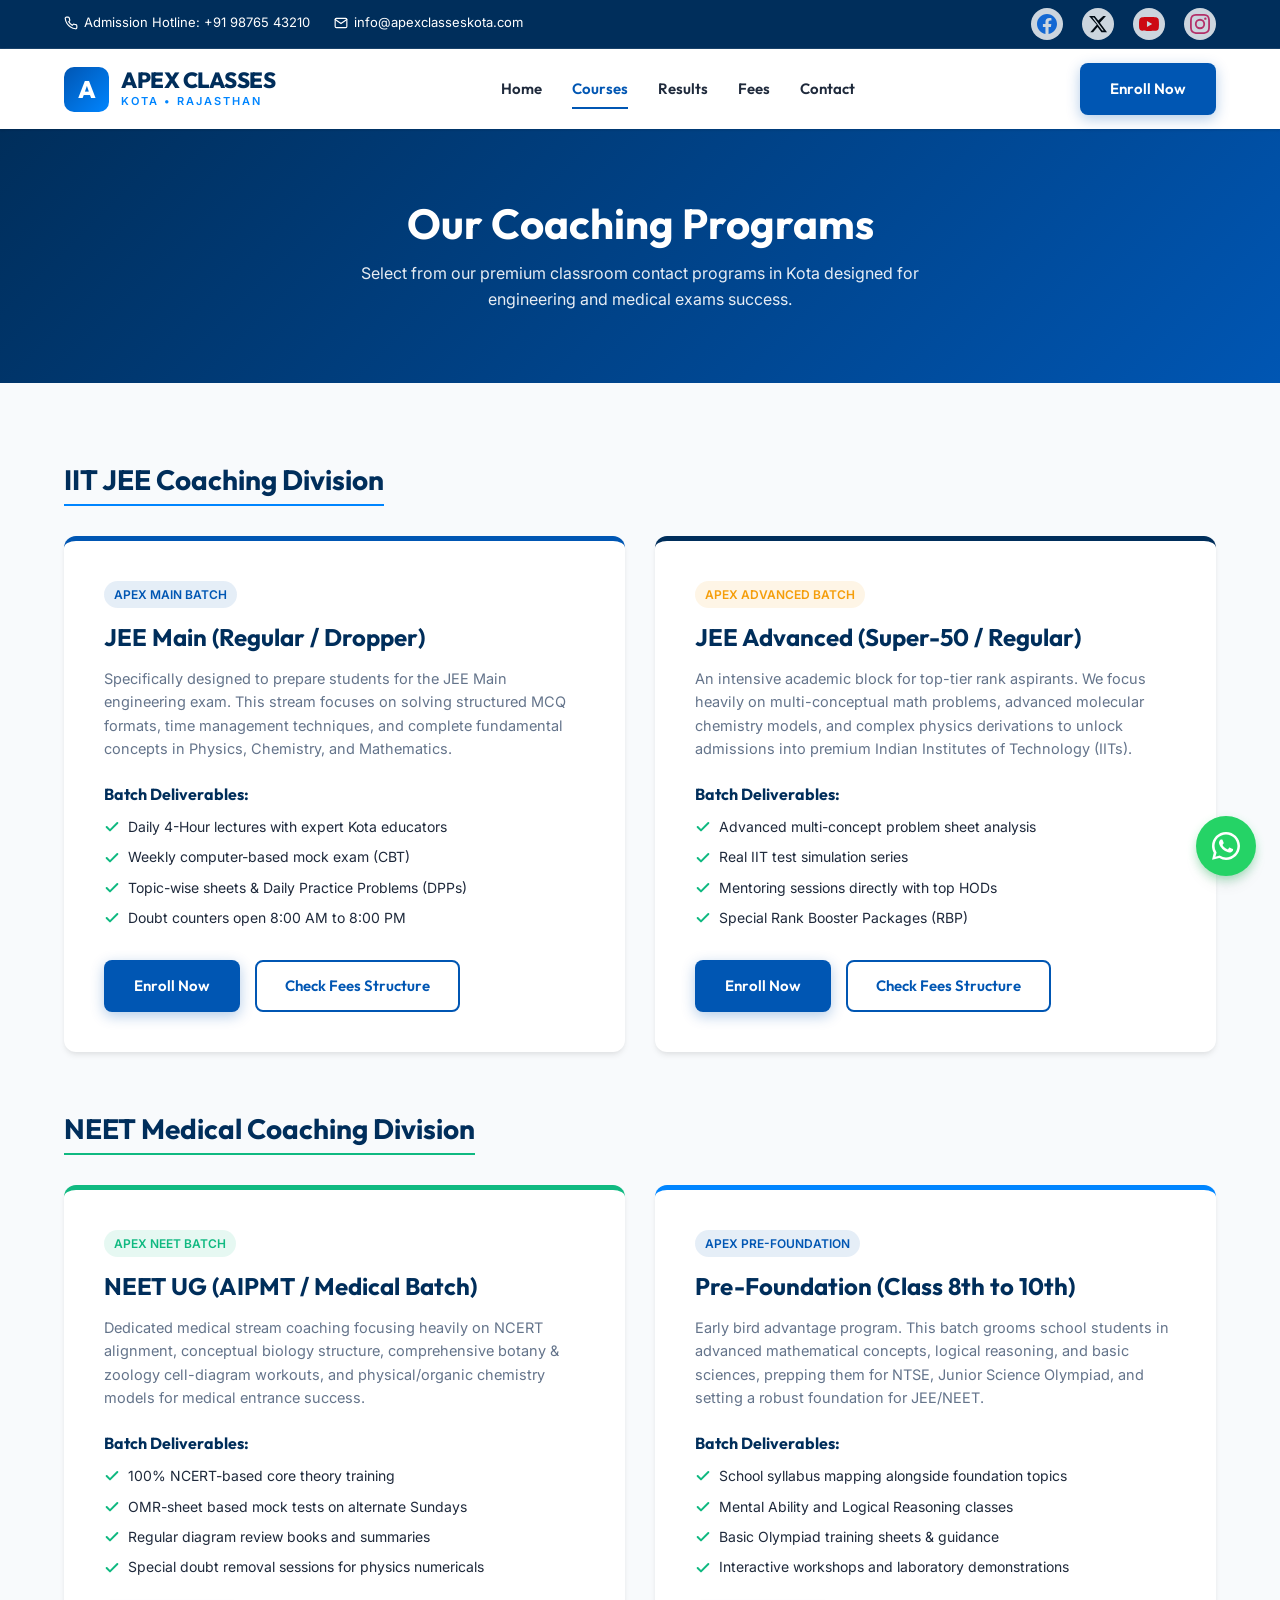
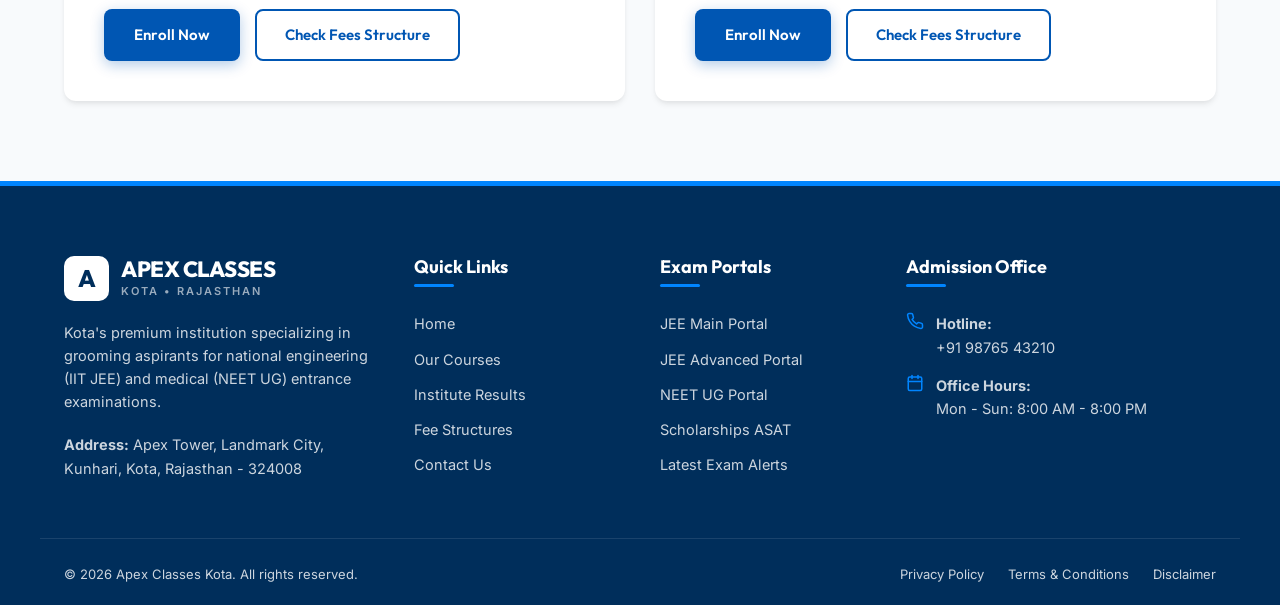
<file: courses.html>
<!DOCTYPE html>
<html lang="en">
<head>
  <meta charset="UTF-8">
  <meta name="viewport" content="width=device-width, initial-scale=1.0">
  <title>Our Courses - Apex Classes Kota</title>
  <meta name="description" content="Explore Apex Classes Kota's structured academic programs: JEE Main, JEE Advanced, NEET UG, and Pre-Foundation batches. Detail syllabus schedules, target classrooms, and enrollment guides.">
  <link rel="stylesheet" href="css/style.css">
</head>
<body>

  <!-- ==========================================
       TOP BAR
       ========================================== */ -->
  <div class="top-bar">
    <div class="container">
      <div class="top-info">
        <span>
          <svg width="14" height="14" viewBox="0 0 24 24" fill="none" stroke="currentColor" stroke-width="2" stroke-linecap="round" stroke-linejoin="round"><path d="M22 16.92v3a2 2 0 0 1-2.18 2 19.79 19.79 0 0 1-8.63-3.07 19.5 19.5 0 0 1-6-6 19.79 19.79 0 0 1-3.07-8.67A2 2 0 0 1 4.11 2h3a2 2 0 0 1 2 1.72 12.84 12.84 0 0 0 .7 2.81 2 2 0 0 1-.45 2.11L8.09 9.91a16 16 0 0 0 6 6l1.27-1.27a2 2 0 0 1 2.11-.45 12.84 12.84 0 0 0 2.81.7A2 2 0 0 1 22 16.92z"/></svg>
          Admission Hotline: +91 98765 43210
        </span>
        <span>
          <svg width="14" height="14" viewBox="0 0 24 24" fill="none" stroke="currentColor" stroke-width="2" stroke-linecap="round" stroke-linejoin="round"><path d="M4 4h16c1.1 0 2 .9 2 2v12c0 1.1-.9 2-2 2H4c-1.1 0-2-.9-2-2V6c0-1.1.9-2 2-2z"/><polyline points="22,6 12,13 2,6"/></svg>
          info@apexclasseskota.com
        </span>
      </div>
      <div class="top-socials">
        <a href="#" class="social-icon">
          <svg viewBox="0 0 24 24" width="20" height="20" fill="#1877F2">
            <path d="M24 12.073c0-6.627-5.373-12-12-12s-12 5.373-12 12c0 5.99 4.388 10.954 10.125 11.854v-8.385H7.078v-3.47h3.047V9.43c0-3.007 1.792-4.669 4.533-4.669 1.312 0 2.686.235 2.686.235v2.953H15.83c-1.491 0-1.956.925-1.956 1.874v2.25h3.328l-.532 3.47h-2.796v8.385C19.612 23.027 24 18.062 24 12.073z"/>
          </svg>
        </a>
        <a href="#" class="social-icon">
          <svg viewBox="0 0 24 24" width="20" height="20" fill="#000000">
            <path d="M18.244 2.25h3.308l-7.227 8.26 8.502 11.24H16.17l-4.714-6.231-5.401 6.231H2.744l7.737-8.835L1.254 2.25H8.08l4.253 5.622zm-1.161 17.52h1.833L7.084 4.126H5.117z"/>
          </svg>
        </a>
        <a href="#" class="social-icon">
          <svg viewBox="0 0 24 24" width="20" height="20" fill="#FF0000">
            <path d="M23.498 6.186a3.016 3.016 0 00-2.122-2.136C19.505 3.545 12 3.545 12 3.545s-7.505 0-9.377.505A3.017 3.017 0 00.502 6.186C0 8.07 0 12 0 12s0 3.93.502 5.814a3.016 3.016 0 002.122 2.136c1.871.505 9.376.505 9.376.505s7.505 0 9.377-.505a3.015 3.015 0 002.122-2.136C24 15.93 24 12 24 12s0-3.93-.502-5.814z M9.545 15.568V8.432L15.818 12l-6.273 3.568z"/>
          </svg>
        </a>
        <a href="#" class="social-icon">
          <svg viewBox="0 0 24 24" width="20" height="20" fill="#E1306C">
            <path d="M12 2.163c3.204 0 3.584.012 4.85.07 3.252.148 4.771 1.691 4.919 4.919.058 1.265.069 1.645.069 4.849 0 3.205-.012 3.584-.069 4.849-.149 3.225-1.664 4.771-4.919 4.919-1.266.058-1.644.07-4.85.07-3.204 0-3.584-.012-4.849-.07-3.26-.149-4.771-1.699-4.919-4.92-.058-1.265-.07-1.644-.07-4.849 0-3.204.013-3.583.07-4.849.149-3.227 1.664-4.771 4.919-4.919 1.266-.057 1.645-.069 4.849-.069zM12 0C8.741 0 8.333.014 7.053.072 2.695.272.273 2.69.073 7.052.014 8.333 0 8.741 0 12c0 3.259.014 3.668.072 4.948.2 4.358 2.618 6.78 6.98 6.98C8.333 23.986 8.741 24 12 24c3.259 0 3.668-.014 4.948-.072 4.354-.2 6.782-2.618 6.979-6.98.059-1.28.073-1.689.073-4.948 0-3.259-.014-3.667-.072-4.947-.196-4.354-2.617-6.78-6.979-6.98C15.668.014 15.259 0 12 0zm0 5.838a6.162 6.162 0 100 12.324 6.162 6.162 0 000-12.324zM12 16a4 4 0 110-8 4 4 0 010 8zm6.406-11.845a1.44 1.44 0 100 2.881 1.44 1.44 0 000-2.881z"/>
          </svg>
        </a>
      </div>
    </div>
  </div>

  <!-- ==========================================
       MAIN HEADER / NAV
       ========================================== */ -->
  <header class="main-header">
    <div class="container header-container">
      <a href="index.html" class="logo-link">
        <div class="logo-icon">A</div>
        <div class="logo-text">
          <h2>APEX CLASSES</h2>
          <span>KOTA • RAJASTHAN</span>
        </div>
      </a>

      <button class="mobile-toggle" aria-label="Toggle Menu">
        <span></span>
        <span></span>
        <span></span>
      </button>

      <nav class="nav-menu">
        <a href="index.html" class="nav-link">Home</a>
        <a href="courses.html" class="nav-link">Courses</a>
        <a href="results.html" class="nav-link">Results</a>
        <a href="fees.html" class="nav-link">Fees</a>
        <a href="contact.html" class="nav-link">Contact</a>
      </nav>

      <div class="header-cta">
        <a href="contact.html" class="btn btn-primary">Enroll Now</a>
      </div>
    </div>
  </header>

  <!-- ==========================================
       HERO BANNER
       ========================================== */ -->
  <section class="page-hero-section">
    <div class="container">
      <h1>Our Coaching Programs</h1>
      <p>Select from our premium classroom contact programs in Kota designed for engineering and medical exams success.</p>
    </div>
  </section>

  <!-- ==========================================
       COURSES DETAILED GRID
       ========================================== */ -->
  <section class="section-padding" style="background-color: var(--bg-light);">
    <div class="container">
      <!-- JEE Section -->
      <h2 style="font-size: 28px; margin-bottom: 30px; border-bottom: 2px solid var(--accent-blue); padding-bottom: 8px; display: inline-block;">IIT JEE Coaching Division</h2>
      <div class="grid-2" style="margin-bottom: 60px;">
        <!-- JEE Main Batch Details -->
        <div style="background-color: var(--bg-white); border-radius: 12px; padding: 40px; box-shadow: var(--shadow-md); border-top: 5px solid var(--primary-blue);">
          <span class="badge badge-blue" style="margin-bottom: 15px;">Apex Main Batch</span>
          <h3 style="font-size: 24px; margin-bottom: 15px; color: var(--primary-navy);">JEE Main (Regular / Dropper)</h3>
          <p style="color: var(--text-muted); margin-bottom: 25px; font-size: 14.5px;">Specifically designed to prepare students for the JEE Main engineering exam. This stream focuses on solving structured MCQ formats, time management techniques, and complete fundamental concepts in Physics, Chemistry, and Mathematics.</p>
          
          <h4 style="font-size: 16px; margin-bottom: 12px; color: var(--primary-navy);">Batch Deliverables:</h4>
          <ul style="margin-bottom: 30px;">
            <li style="display: flex; align-items: center; gap: 8px; margin-bottom: 8px; font-size: 14px; color: var(--text-dark);">
              <svg width="16" height="16" viewBox="0 0 24 24" fill="none" stroke="var(--success)" stroke-width="3" stroke-linecap="round" stroke-linejoin="round"><polyline points="20 6 9 17 4 12"/></svg>
              Daily 4-Hour lectures with expert Kota educators
            </li>
            <li style="display: flex; align-items: center; gap: 8px; margin-bottom: 8px; font-size: 14px; color: var(--text-dark);">
              <svg width="16" height="16" viewBox="0 0 24 24" fill="none" stroke="var(--success)" stroke-width="3" stroke-linecap="round" stroke-linejoin="round"><polyline points="20 6 9 17 4 12"/></svg>
              Weekly computer-based mock exam (CBT)
            </li>
            <li style="display: flex; align-items: center; gap: 8px; margin-bottom: 8px; font-size: 14px; color: var(--text-dark);">
              <svg width="16" height="16" viewBox="0 0 24 24" fill="none" stroke="var(--success)" stroke-width="3" stroke-linecap="round" stroke-linejoin="round"><polyline points="20 6 9 17 4 12"/></svg>
              Topic-wise sheets & Daily Practice Problems (DPPs)
            </li>
            <li style="display: flex; align-items: center; gap: 8px; margin-bottom: 8px; font-size: 14px; color: var(--text-dark);">
              <svg width="16" height="16" viewBox="0 0 24 24" fill="none" stroke="var(--success)" stroke-width="3" stroke-linecap="round" stroke-linejoin="round"><polyline points="20 6 9 17 4 12"/></svg>
              Doubt counters open 8:00 AM to 8:00 PM
            </li>
          </ul>
          <div style="display: flex; gap: 15px; flex-wrap: wrap;">
            <a href="contact.html?course=jee-main" class="btn btn-primary">Enroll Now</a>
            <a href="fees.html" class="btn btn-secondary">Check Fees Structure</a>
          </div>
        </div>

        <!-- JEE Advanced Batch Details -->
        <div style="background-color: var(--bg-white); border-radius: 12px; padding: 40px; box-shadow: var(--shadow-md); border-top: 5px solid var(--primary-navy);">
          <span class="badge badge-warning" style="margin-bottom: 15px;">Apex Advanced Batch</span>
          <h3 style="font-size: 24px; margin-bottom: 15px; color: var(--primary-navy);">JEE Advanced (Super-50 / Regular)</h3>
          <p style="color: var(--text-muted); margin-bottom: 25px; font-size: 14.5px;">An intensive academic block for top-tier rank aspirants. We focus heavily on multi-conceptual math problems, advanced molecular chemistry models, and complex physics derivations to unlock admissions into premium Indian Institutes of Technology (IITs).</p>
          
          <h4 style="font-size: 16px; margin-bottom: 12px; color: var(--primary-navy);">Batch Deliverables:</h4>
          <ul style="margin-bottom: 30px;">
            <li style="display: flex; align-items: center; gap: 8px; margin-bottom: 8px; font-size: 14px; color: var(--text-dark);">
              <svg width="16" height="16" viewBox="0 0 24 24" fill="none" stroke="var(--success)" stroke-width="3" stroke-linecap="round" stroke-linejoin="round"><polyline points="20 6 9 17 4 12"/></svg>
              Advanced multi-concept problem sheet analysis
            </li>
            <li style="display: flex; align-items: center; gap: 8px; margin-bottom: 8px; font-size: 14px; color: var(--text-dark);">
              <svg width="16" height="16" viewBox="0 0 24 24" fill="none" stroke="var(--success)" stroke-width="3" stroke-linecap="round" stroke-linejoin="round"><polyline points="20 6 9 17 4 12"/></svg>
              Real IIT test simulation series
            </li>
            <li style="display: flex; align-items: center; gap: 8px; margin-bottom: 8px; font-size: 14px; color: var(--text-dark);">
              <svg width="16" height="16" viewBox="0 0 24 24" fill="none" stroke="var(--success)" stroke-width="3" stroke-linecap="round" stroke-linejoin="round"><polyline points="20 6 9 17 4 12"/></svg>
              Mentoring sessions directly with top HODs
            </li>
            <li style="display: flex; align-items: center; gap: 8px; margin-bottom: 8px; font-size: 14px; color: var(--text-dark);">
              <svg width="16" height="16" viewBox="0 0 24 24" fill="none" stroke="var(--success)" stroke-width="3" stroke-linecap="round" stroke-linejoin="round"><polyline points="20 6 9 17 4 12"/></svg>
              Special Rank Booster Packages (RBP)
            </li>
          </ul>
          <div style="display: flex; gap: 15px; flex-wrap: wrap;">
            <a href="contact.html?course=jee-advanced" class="btn btn-primary">Enroll Now</a>
            <a href="fees.html" class="btn btn-secondary">Check Fees Structure</a>
          </div>
        </div>
      </div>

      <!-- NEET Section -->
      <h2 style="font-size: 28px; margin-bottom: 30px; border-bottom: 2px solid var(--success); padding-bottom: 8px; display: inline-block;">NEET Medical Coaching Division</h2>
      <div class="grid-2">
        <!-- NEET UG Details -->
        <div style="background-color: var(--bg-white); border-radius: 12px; padding: 40px; box-shadow: var(--shadow-md); border-top: 5px solid var(--success);">
          <span class="badge badge-success" style="margin-bottom: 15px;">Apex NEET Batch</span>
          <h3 style="font-size: 24px; margin-bottom: 15px; color: var(--primary-navy);">NEET UG (AIPMT / Medical Batch)</h3>
          <p style="color: var(--text-muted); margin-bottom: 25px; font-size: 14.5px;">Dedicated medical stream coaching focusing heavily on NCERT alignment, conceptual biology structure, comprehensive botany & zoology cell-diagram workouts, and physical/organic chemistry models for medical entrance success.</p>
          
          <h4 style="font-size: 16px; margin-bottom: 12px; color: var(--primary-navy);">Batch Deliverables:</h4>
          <ul style="margin-bottom: 30px;">
            <li style="display: flex; align-items: center; gap: 8px; margin-bottom: 8px; font-size: 14px; color: var(--text-dark);">
              <svg width="16" height="16" viewBox="0 0 24 24" fill="none" stroke="var(--success)" stroke-width="3" stroke-linecap="round" stroke-linejoin="round"><polyline points="20 6 9 17 4 12"/></svg>
              100% NCERT-based core theory training
            </li>
            <li style="display: flex; align-items: center; gap: 8px; margin-bottom: 8px; font-size: 14px; color: var(--text-dark);">
              <svg width="16" height="16" viewBox="0 0 24 24" fill="none" stroke="var(--success)" stroke-width="3" stroke-linecap="round" stroke-linejoin="round"><polyline points="20 6 9 17 4 12"/></svg>
              OMR-sheet based mock tests on alternate Sundays
            </li>
            <li style="display: flex; align-items: center; gap: 8px; margin-bottom: 8px; font-size: 14px; color: var(--text-dark);">
              <svg width="16" height="16" viewBox="0 0 24 24" fill="none" stroke="var(--success)" stroke-width="3" stroke-linecap="round" stroke-linejoin="round"><polyline points="20 6 9 17 4 12"/></svg>
              Regular diagram review books and summaries
            </li>
            <li style="display: flex; align-items: center; gap: 8px; margin-bottom: 8px; font-size: 14px; color: var(--text-dark);">
              <svg width="16" height="16" viewBox="0 0 24 24" fill="none" stroke="var(--success)" stroke-width="3" stroke-linecap="round" stroke-linejoin="round"><polyline points="20 6 9 17 4 12"/></svg>
              Special doubt removal sessions for physics numericals
            </li>
          </ul>
          <div style="display: flex; gap: 15px; flex-wrap: wrap;">
            <a href="contact.html?course=neet-ug" class="btn btn-primary">Enroll Now</a>
            <a href="fees.html" class="btn btn-secondary">Check Fees Structure</a>
          </div>
        </div>

        <!-- Foundation Details -->
        <div style="background-color: var(--bg-white); border-radius: 12px; padding: 40px; box-shadow: var(--shadow-md); border-top: 5px solid var(--accent-blue);">
          <span class="badge badge-blue" style="margin-bottom: 15px;">Apex Pre-Foundation</span>
          <h3 style="font-size: 24px; margin-bottom: 15px; color: var(--primary-navy);">Pre-Foundation (Class 8th to 10th)</h3>
          <p style="color: var(--text-muted); margin-bottom: 25px; font-size: 14.5px;">Early bird advantage program. This batch grooms school students in advanced mathematical concepts, logical reasoning, and basic sciences, prepping them for NTSE, Junior Science Olympiad, and setting a robust foundation for JEE/NEET.</p>
          
          <h4 style="font-size: 16px; margin-bottom: 12px; color: var(--primary-navy);">Batch Deliverables:</h4>
          <ul style="margin-bottom: 30px;">
            <li style="display: flex; align-items: center; gap: 8px; margin-bottom: 8px; font-size: 14px; color: var(--text-dark);">
              <svg width="16" height="16" viewBox="0 0 24 24" fill="none" stroke="var(--success)" stroke-width="3" stroke-linecap="round" stroke-linejoin="round"><polyline points="20 6 9 17 4 12"/></svg>
              School syllabus mapping alongside foundation topics
            </li>
            <li style="display: flex; align-items: center; gap: 8px; margin-bottom: 8px; font-size: 14px; color: var(--text-dark);">
              <svg width="16" height="16" viewBox="0 0 24 24" fill="none" stroke="var(--success)" stroke-width="3" stroke-linecap="round" stroke-linejoin="round"><polyline points="20 6 9 17 4 12"/></svg>
              Mental Ability and Logical Reasoning classes
            </li>
            <li style="display: flex; align-items: center; gap: 8px; margin-bottom: 8px; font-size: 14px; color: var(--text-dark);">
              <svg width="16" height="16" viewBox="0 0 24 24" fill="none" stroke="var(--success)" stroke-width="3" stroke-linecap="round" stroke-linejoin="round"><polyline points="20 6 9 17 4 12"/></svg>
              Basic Olympiad training sheets & guidance
            </li>
            <li style="display: flex; align-items: center; gap: 8px; margin-bottom: 8px; font-size: 14px; color: var(--text-dark);">
              <svg width="16" height="16" viewBox="0 0 24 24" fill="none" stroke="var(--success)" stroke-width="3" stroke-linecap="round" stroke-linejoin="round"><polyline points="20 6 9 17 4 12"/></svg>
              Interactive workshops and laboratory demonstrations
            </li>
          </ul>
          <div style="display: flex; gap: 15px; flex-wrap: wrap;">
            <a href="contact.html?course=foundation" class="btn btn-primary">Enroll Now</a>
            <a href="fees.html" class="btn btn-secondary">Check Fees Structure</a>
          </div>
        </div>
      </div>
    </div>
  </section>

  <!-- ==========================================
       FOOTER
       ========================================== */ -->
  <footer class="footer">
    <div class="container footer-top">
      <div class="footer-col">
        <div class="logo-link footer-logo">
          <div class="logo-icon">A</div>
          <div class="logo-text">
            <h2>APEX CLASSES</h2>
            <span>KOTA • RAJASTHAN</span>
          </div>
        </div>
        <p style="margin-bottom: 20px;">Kota's premium institution specializing in grooming aspirants for national engineering (IIT JEE) and medical (NEET UG) entrance examinations.</p>
        <p><strong>Address:</strong> Apex Tower, Landmark City, Kunhari, Kota, Rajasthan - 324008</p>
      </div>

      <div class="footer-col">
        <h3>Quick Links</h3>
        <ul class="footer-links">
          <li><a href="index.html">Home</a></li>
          <li><a href="courses.html">Our Courses</a></li>
          <li><a href="results.html">Institute Results</a></li>
          <li><a href="fees.html">Fee Structures</a></li>
          <li><a href="contact.html">Contact Us</a></li>
        </ul>
      </div>

      <div class="footer-col">
        <h3>Exam Portals</h3>
        <ul class="footer-links">
          <li><a href="#">JEE Main Portal</a></li>
          <li><a href="#">JEE Advanced Portal</a></li>
          <li><a href="#">NEET UG Portal</a></li>
          <li><a href="#">Scholarships ASAT</a></li>
          <li><a href="#">Latest Exam Alerts</a></li>
        </ul>
      </div>

      <div class="footer-col">
        <h3>Admission Office</h3>
        <div class="footer-contact-item">
          <svg width="18" height="18" viewBox="0 0 24 24" fill="none" stroke="currentColor" stroke-width="2" stroke-linecap="round" stroke-linejoin="round"><path d="M22 16.92v3a2 2 0 0 1-2.18 2 19.79 19.79 0 0 1-8.63-3.07 19.5 19.5 0 0 1-6-6 19.79 19.79 0 0 1-3.07-8.67A2 2 0 0 1 4.11 2h3a2 2 0 0 1 2 1.72 12.84 12.84 0 0 0 .7 2.81 2 2 0 0 1-.45 2.11L8.09 9.91a16 16 0 0 0 6 6l1.27-1.27a2 2 0 0 1 2.11-.45 12.84 12.84 0 0 0 2.81.7A2 2 0 0 1 22 16.92z"/></svg>
          <div>
            <p><strong>Hotline:</strong></p>
            <p>+91 98765 43210</p>
          </div>
        </div>
        <div class="footer-contact-item">
          <svg width="18" height="18" viewBox="0 0 24 24" fill="none" stroke="currentColor" stroke-width="2" stroke-linecap="round" stroke-linejoin="round"><rect x="3" y="4" width="18" height="18" rx="2" ry="2"/><line x1="16" y1="2" x2="16" y2="6"/><line x1="8" y1="2" x2="8" y2="6"/><line x1="3" y1="10" x2="21" y2="10"/></svg>
          <div>
            <p><strong>Office Hours:</strong></p>
            <p>Mon - Sun: 8:00 AM - 8:00 PM</p>
          </div>
        </div>
      </div>
    </div>

    <div class="container footer-bottom">
      <p>&copy; 2026 Apex Classes Kota. All rights reserved.</p>
      <div class="footer-bottom-links">
        <a href="#">Privacy Policy</a>
        <a href="#">Terms & Conditions</a>
        <a href="#">Disclaimer</a>
      </div>
    </div>
  </footer>

  <!-- ==========================================
       WHATSAPP FLOATING BUTTON
       ========================================== */ -->
  <div class="whatsapp-widget">
    <span class="whatsapp-tooltip">Chat with our counselors</span>
    <div class="whatsapp-icon">
      <svg viewBox="0 0 24 24" xmlns="http://www.w3.org/2000/svg" fill="white" width="28" height="28">
        <path d="M17.472 14.382c-.297-.149-1.758-.867-2.03-.967-.273-.099-.471-.148-.67.15-.197.297-.767.966-.94 1.164-.173.199-.347.223-.644.075-.297-.15-1.255-.463-2.39-1.475-.883-.788-1.48-1.761-1.653-2.059-.173-.297-.018-.458.13-.606.134-.133.298-.347.446-.52.149-.174.198-.298.298-.497.099-.198.05-.371-.025-.52-.075-.149-.669-1.612-.916-2.207-.242-.579-.487-.5-.669-.51-.173-.008-.371-.01-.57-.01-.198 0-.52.074-.792.372-.272.297-1.04 1.016-1.04 2.479 0 1.462 1.065 2.875 1.213 3.074.149.198 2.096 3.2 5.077 4.487.709.306 1.262.489 1.694.625.712.227 1.36.195 1.871.118.571-.085 1.758-.719 2.006-1.413.248-.694.248-1.289.173-1.413-.074-.124-.272-.198-.57-.347z"/>
        <path d="M12 0C5.373 0 0 5.373 0 12c0 2.126.556 4.121 1.523 5.855L.057 23.882l6.233-1.637A11.945 11.945 0 0012 24c6.627 0 12-5.373 12-12S18.627 0 12 0zm0 21.818a9.818 9.818 0 01-5.006-1.371l-.36-.214-3.7.971.988-3.607-.234-.373A9.818 9.818 0 012.182 12C2.182 6.57 6.57 2.182 12 2.182S21.818 6.57 21.818 12 17.43 21.818 12 21.818z"/>
      </svg>
    </div>
  </div>

  <script src="js/main.js"></script>
</body>
</html>
</file>
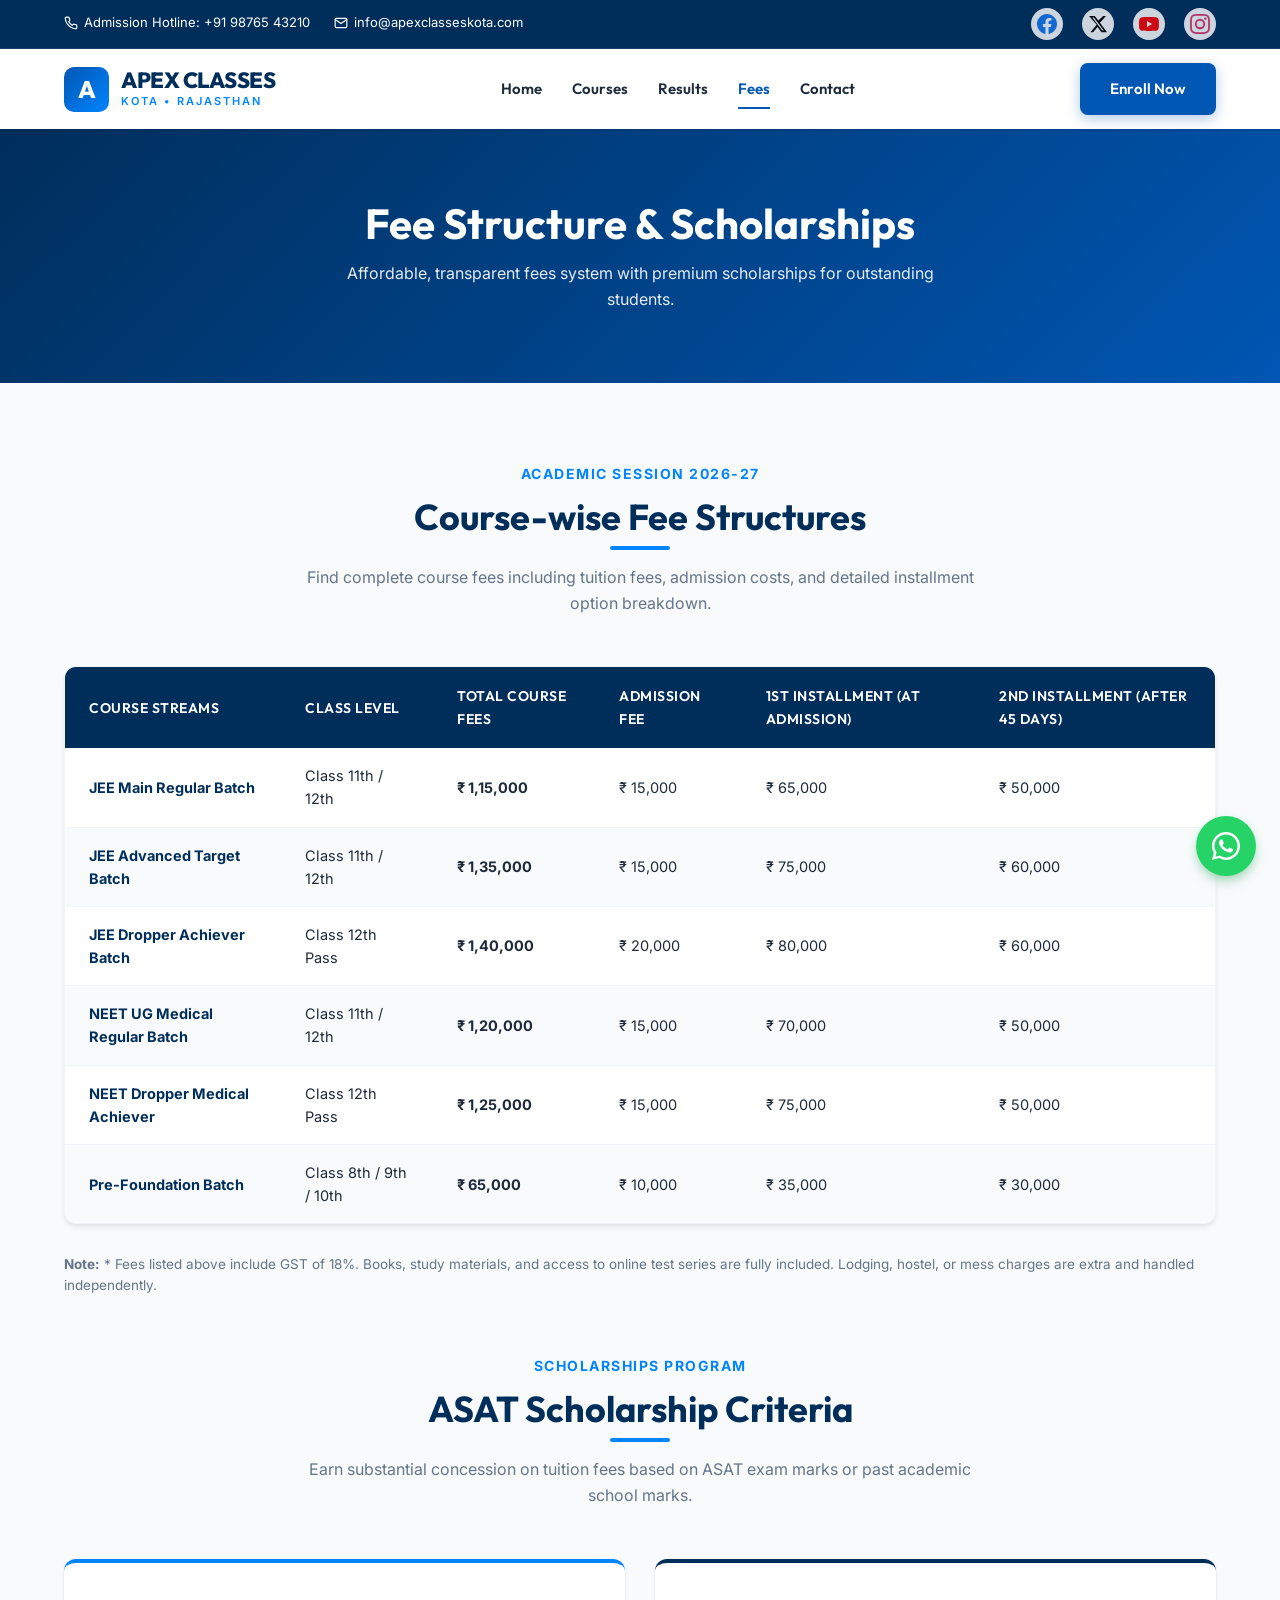
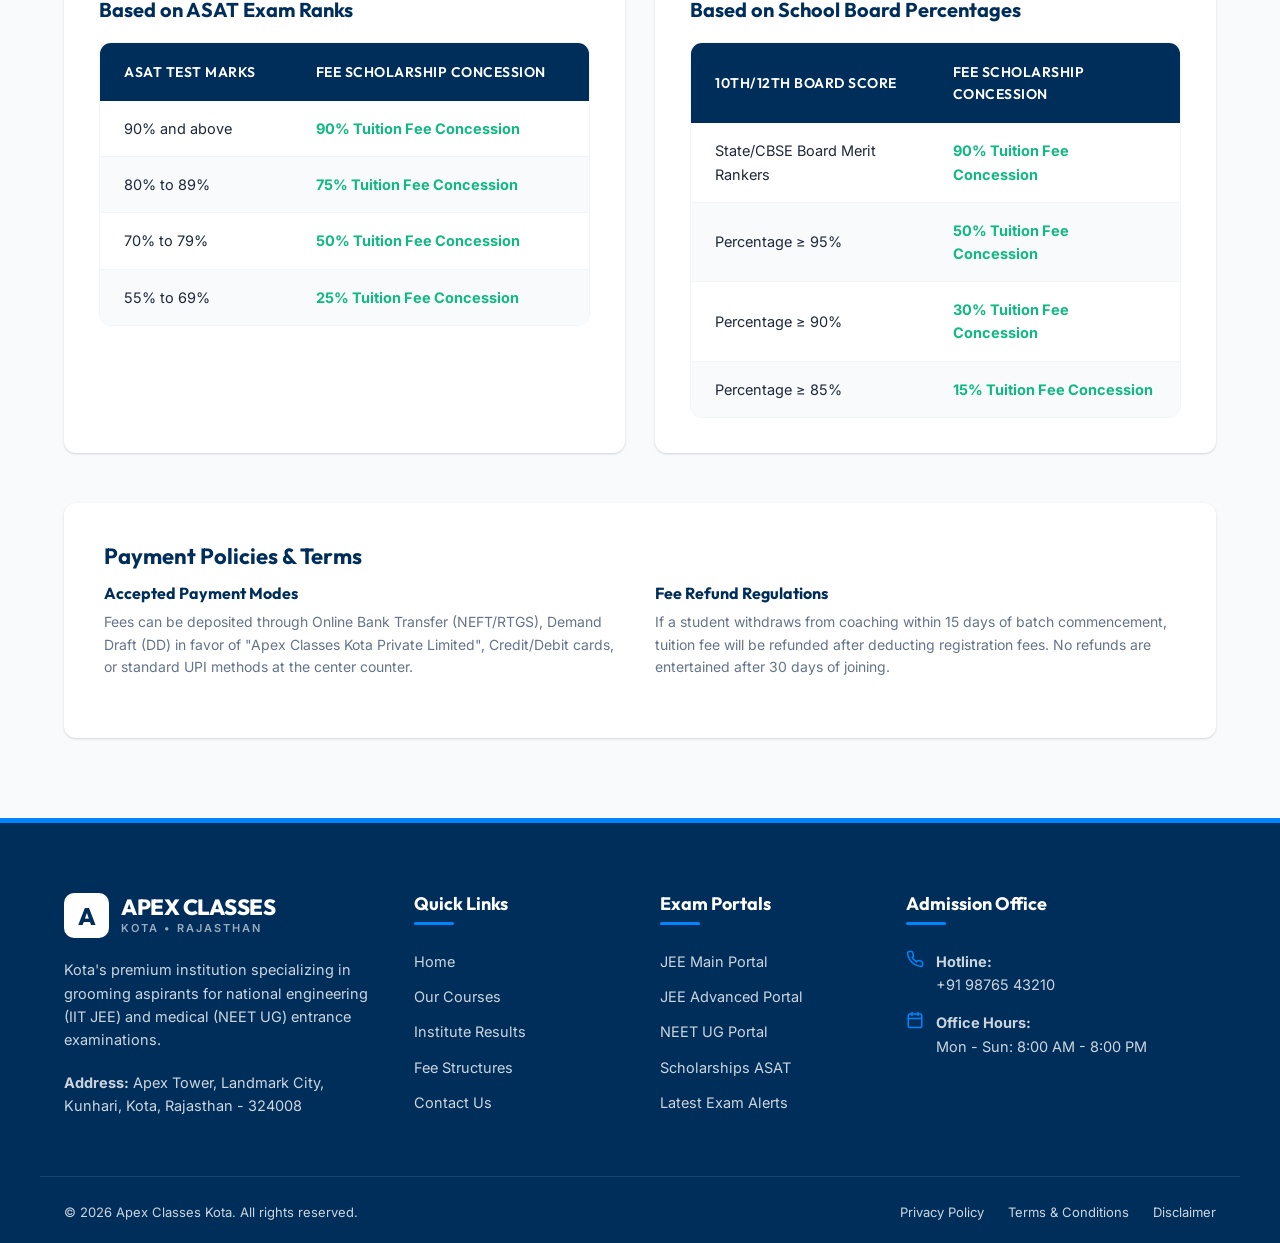
<file: fees.html>
<!DOCTYPE html>
<html lang="en">
<head>
  <meta charset="UTF-8">
  <meta name="viewport" content="width=device-width, initial-scale=1.0">
  <title>Fee Structure & Scholarships - Apex Classes Kota</title>
  <meta name="description" content="View course fee details, installment plans, and scholarship brackets through Apex Scholarship Cum Admission Test (ASAT) for JEE and NEET coaching in Kota.">
  <link rel="stylesheet" href="css/style.css">
</head>
<body>

  <!-- ==========================================
       TOP BAR
       ========================================== */ -->
  <div class="top-bar">
    <div class="container">
      <div class="top-info">
        <span>
          <svg width="14" height="14" viewBox="0 0 24 24" fill="none" stroke="currentColor" stroke-width="2" stroke-linecap="round" stroke-linejoin="round"><path d="M22 16.92v3a2 2 0 0 1-2.18 2 19.79 19.79 0 0 1-8.63-3.07 19.5 19.5 0 0 1-6-6 19.79 19.79 0 0 1-3.07-8.67A2 2 0 0 1 4.11 2h3a2 2 0 0 1 2 1.72 12.84 12.84 0 0 0 .7 2.81 2 2 0 0 1-.45 2.11L8.09 9.91a16 16 0 0 0 6 6l1.27-1.27a2 2 0 0 1 2.11-.45 12.84 12.84 0 0 0 2.81.7A2 2 0 0 1 22 16.92z"/></svg>
          Admission Hotline: +91 98765 43210
        </span>
        <span>
          <svg width="14" height="14" viewBox="0 0 24 24" fill="none" stroke="currentColor" stroke-width="2" stroke-linecap="round" stroke-linejoin="round"><path d="M4 4h16c1.1 0 2 .9 2 2v12c0 1.1-.9 2-2 2H4c-1.1 0-2-.9-2-2V6c0-1.1.9-2 2-2z"/><polyline points="22,6 12,13 2,6"/></svg>
          info@apexclasseskota.com
        </span>
      </div>
      <div class="top-socials">
        <a href="#" class="social-icon">
          <svg viewBox="0 0 24 24" width="20" height="20" fill="#1877F2">
            <path d="M24 12.073c0-6.627-5.373-12-12-12s-12 5.373-12 12c0 5.99 4.388 10.954 10.125 11.854v-8.385H7.078v-3.47h3.047V9.43c0-3.007 1.792-4.669 4.533-4.669 1.312 0 2.686.235 2.686.235v2.953H15.83c-1.491 0-1.956.925-1.956 1.874v2.25h3.328l-.532 3.47h-2.796v8.385C19.612 23.027 24 18.062 24 12.073z"/>
          </svg>
        </a>
        <a href="#" class="social-icon">
          <svg viewBox="0 0 24 24" width="20" height="20" fill="#000000">
            <path d="M18.244 2.25h3.308l-7.227 8.26 8.502 11.24H16.17l-4.714-6.231-5.401 6.231H2.744l7.737-8.835L1.254 2.25H8.08l4.253 5.622zm-1.161 17.52h1.833L7.084 4.126H5.117z"/>
          </svg>
        </a>
        <a href="#" class="social-icon">
          <svg viewBox="0 0 24 24" width="20" height="20" fill="#FF0000">
            <path d="M23.498 6.186a3.016 3.016 0 00-2.122-2.136C19.505 3.545 12 3.545 12 3.545s-7.505 0-9.377.505A3.017 3.017 0 00.502 6.186C0 8.07 0 12 0 12s0 3.93.502 5.814a3.016 3.016 0 002.122 2.136c1.871.505 9.376.505 9.376.505s7.505 0 9.377-.505a3.015 3.015 0 002.122-2.136C24 15.93 24 12 24 12s0-3.93-.502-5.814z M9.545 15.568V8.432L15.818 12l-6.273 3.568z"/>
          </svg>
        </a>
        <a href="#" class="social-icon">
          <svg viewBox="0 0 24 24" width="20" height="20" fill="#E1306C">
            <path d="M12 2.163c3.204 0 3.584.012 4.85.07 3.252.148 4.771 1.691 4.919 4.919.058 1.265.069 1.645.069 4.849 0 3.205-.012 3.584-.069 4.849-.149 3.225-1.664 4.771-4.919 4.919-1.266.058-1.644.07-4.85.07-3.204 0-3.584-.012-4.849-.07-3.26-.149-4.771-1.699-4.919-4.92-.058-1.265-.07-1.644-.07-4.849 0-3.204.013-3.583.07-4.849.149-3.227 1.664-4.771 4.919-4.919 1.266-.057 1.645-.069 4.849-.069zM12 0C8.741 0 8.333.014 7.053.072 2.695.272.273 2.69.073 7.052.014 8.333 0 8.741 0 12c0 3.259.014 3.668.072 4.948.2 4.358 2.618 6.78 6.98 6.98C8.333 23.986 8.741 24 12 24c3.259 0 3.668-.014 4.948-.072 4.354-.2 6.782-2.618 6.979-6.98.059-1.28.073-1.689.073-4.948 0-3.259-.014-3.667-.072-4.947-.196-4.354-2.617-6.78-6.979-6.98C15.668.014 15.259 0 12 0zm0 5.838a6.162 6.162 0 100 12.324 6.162 6.162 0 000-12.324zM12 16a4 4 0 110-8 4 4 0 010 8zm6.406-11.845a1.44 1.44 0 100 2.881 1.44 1.44 0 000-2.881z"/>
          </svg>
        </a>
      </div>
    </div>
  </div>

  <!-- ==========================================
       MAIN HEADER / NAV
       ========================================== */ -->
  <header class="main-header">
    <div class="container header-container">
      <a href="index.html" class="logo-link">
        <div class="logo-icon">A</div>
        <div class="logo-text">
          <h2>APEX CLASSES</h2>
          <span>KOTA • RAJASTHAN</span>
        </div>
      </a>

      <button class="mobile-toggle" aria-label="Toggle Menu">
        <span></span>
        <span></span>
        <span></span>
      </button>

      <nav class="nav-menu">
        <a href="index.html" class="nav-link">Home</a>
        <a href="courses.html" class="nav-link">Courses</a>
        <a href="results.html" class="nav-link">Results</a>
        <a href="fees.html" class="nav-link">Fees</a>
        <a href="contact.html" class="nav-link">Contact</a>
      </nav>

      <div class="header-cta">
        <a href="contact.html" class="btn btn-primary">Enroll Now</a>
      </div>
    </div>
  </header>

  <!-- ==========================================
       HERO BANNER
       ========================================== */ -->
  <section class="page-hero-section">
    <div class="container">
      <h1>Fee Structure &amp; Scholarships</h1>
      <p>Affordable, transparent fees system with premium scholarships for outstanding students.</p>
    </div>
  </section>

  <!-- ==========================================
       FEE TABLE SECTION
       ========================================== */ -->
  <section class="fees-section section-padding">
    <div class="container">
      <div class="section-title-wrapper">
        <span class="section-subtitle">Academic Session 2026-27</span>
        <h2 class="section-title">Course-wise Fee Structures</h2>
        <p class="section-desc">Find complete course fees including tuition fees, admission costs, and detailed installment option breakdown.</p>
      </div>

      <div class="table-responsive">
        <table class="fees-table">
          <thead>
            <tr>
              <th>Course Streams</th>
              <th>Class Level</th>
              <th>Total Course Fees</th>
              <th>Admission Fee</th>
              <th>1st Installment (At Admission)</th>
              <th>2nd Installment (After 45 Days)</th>
            </tr>
          </thead>
          <tbody>
            <tr>
              <td class="course-name-td">JEE Main Regular Batch</td>
              <td>Class 11th / 12th</td>
              <td class="fee-highlight">₹ 1,15,000</td>
              <td>₹ 15,000</td>
              <td>₹ 65,000</td>
              <td>₹ 50,000</td>
            </tr>
            <tr>
              <td class="course-name-td">JEE Advanced Target Batch</td>
              <td>Class 11th / 12th</td>
              <td class="fee-highlight">₹ 1,35,000</td>
              <td>₹ 15,000</td>
              <td>₹ 75,000</td>
              <td>₹ 60,000</td>
            </tr>
            <tr>
              <td class="course-name-td">JEE Dropper Achiever Batch</td>
              <td>Class 12th Pass</td>
              <td class="fee-highlight">₹ 1,40,000</td>
              <td>₹ 20,000</td>
              <td>₹ 80,000</td>
              <td>₹ 60,000</td>
            </tr>
            <tr>
              <td class="course-name-td">NEET UG Medical Regular Batch</td>
              <td>Class 11th / 12th</td>
              <td class="fee-highlight">₹ 1,20,000</td>
              <td>₹ 15,000</td>
              <td>₹ 70,000</td>
              <td>₹ 50,000</td>
            </tr>
            <tr>
              <td class="course-name-td">NEET Dropper Medical Achiever</td>
              <td>Class 12th Pass</td>
              <td class="fee-highlight">₹ 1,25,000</td>
              <td>₹ 15,000</td>
              <td>₹ 75,000</td>
              <td>₹ 50,000</td>
            </tr>
            <tr>
              <td class="course-name-td">Pre-Foundation Batch</td>
              <td>Class 8th / 9th / 10th</td>
              <td class="fee-highlight">₹ 65,000</td>
              <td>₹ 10,000</td>
              <td>₹ 35,000</td>
              <td>₹ 30,000</td>
            </tr>
          </tbody>
        </table>
      </div>

      <div style="font-size: 13.5px; color: var(--text-muted); line-height: 1.5; margin-bottom: 50px;">
        <p><strong>Note:</strong> * Fees listed above include GST of 18%. Books, study materials, and access to online test series are fully included. Lodging, hostel, or mess charges are extra and handled independently.</p>
      </div>

      <!-- SCHOLARSHIPS SECTION -->
      <div id="asat" class="section-title-wrapper" style="margin-top: 60px;">
        <span class="section-subtitle">Scholarships Program</span>
        <h2 class="section-title">ASAT Scholarship Criteria</h2>
        <p class="section-desc">Earn substantial concession on tuition fees based on ASAT exam marks or past academic school marks.</p>
      </div>

      <div class="grid-2" style="margin-bottom: 50px;">
        <!-- Bracket based on Marks -->
        <div style="background-color: var(--bg-white); border-radius: 12px; padding: 35px; box-shadow: var(--shadow-sm); border-top: 4px solid var(--accent-blue);">
          <h3 style="font-size: 20px; color: var(--primary-navy); margin-bottom: 20px;">Based on ASAT Exam Ranks</h3>
          <div class="table-responsive" style="box-shadow: none; border: 1px solid var(--bg-gray); margin-bottom: 0;">
            <table class="fees-table" style="min-width: 100%;">
              <thead>
                <tr>
                  <th>ASAT Test Marks</th>
                  <th>Fee Scholarship Concession</th>
                </tr>
              </thead>
              <tbody>
                <tr>
                  <td>90% and above</td>
                  <td class="fee-highlight" style="color: var(--success);">90% Tuition Fee Concession</td>
                </tr>
                <tr>
                  <td>80% to 89%</td>
                  <td class="fee-highlight" style="color: var(--success);">75% Tuition Fee Concession</td>
                </tr>
                <tr>
                  <td>70% to 79%</td>
                  <td class="fee-highlight" style="color: var(--success);">50% Tuition Fee Concession</td>
                </tr>
                <tr>
                  <td>55% to 69%</td>
                  <td class="fee-highlight" style="color: var(--success);">25% Tuition Fee Concession</td>
                </tr>
              </tbody>
            </table>
          </div>
        </div>

        <!-- Bracket based on Board Marks -->
        <div style="background-color: var(--bg-white); border-radius: 12px; padding: 35px; box-shadow: var(--shadow-sm); border-top: 4px solid var(--primary-navy);">
          <h3 style="font-size: 20px; color: var(--primary-navy); margin-bottom: 20px;">Based on School Board Percentages</h3>
          <div class="table-responsive" style="box-shadow: none; border: 1px solid var(--bg-gray); margin-bottom: 0;">
            <table class="fees-table" style="min-width: 100%;">
              <thead>
                <tr>
                  <th>10th/12th Board Score</th>
                  <th>Fee Scholarship Concession</th>
                </tr>
              </thead>
              <tbody>
                <tr>
                  <td>State/CBSE Board Merit Rankers</td>
                  <td class="fee-highlight" style="color: var(--success);">90% Tuition Fee Concession</td>
                </tr>
                <tr>
                  <td>Percentage &ge; 95%</td>
                  <td class="fee-highlight" style="color: var(--success);">50% Tuition Fee Concession</td>
                </tr>
                <tr>
                  <td>Percentage &ge; 90%</td>
                  <td class="fee-highlight" style="color: var(--success);">30% Tuition Fee Concession</td>
                </tr>
                <tr>
                  <td>Percentage &ge; 85%</td>
                  <td class="fee-highlight" style="color: var(--success);">15% Tuition Fee Concession</td>
                </tr>
              </tbody>
            </table>
          </div>
        </div>
      </div>

      <!-- REFUND POLICY AND PAYMENT METHOD -->
      <div style="background-color: var(--bg-white); padding: 40px; border-radius: 12px; box-shadow: var(--shadow-sm);">
        <h3 style="font-size: 22px; color: var(--primary-navy); margin-bottom: 15px;">Payment Policies & Terms</h3>
        <div class="grid-2">
          <div>
            <h4 style="font-size: 16px; margin-bottom: 8px; color: var(--primary-navy);">Accepted Payment Modes</h4>
            <p style="color: var(--text-muted); font-size: 14px; margin-bottom: 20px; line-height: 1.6;">Fees can be deposited through Online Bank Transfer (NEFT/RTGS), Demand Draft (DD) in favor of "Apex Classes Kota Private Limited", Credit/Debit cards, or standard UPI methods at the center counter.</p>
          </div>
          <div>
            <h4 style="font-size: 16px; margin-bottom: 8px; color: var(--primary-navy);">Fee Refund Regulations</h4>
            <p style="color: var(--text-muted); font-size: 14px; margin-bottom: 20px; line-height: 1.6;">If a student withdraws from coaching within 15 days of batch commencement, tuition fee will be refunded after deducting registration fees. No refunds are entertained after 30 days of joining.</p>
          </div>
        </div>
      </div>
    </div>
  </section>

  <!-- ==========================================
       FOOTER
       ========================================== */ -->
  <footer class="footer">
    <div class="container footer-top">
      <div class="footer-col">
        <div class="logo-link footer-logo">
          <div class="logo-icon">A</div>
          <div class="logo-text">
            <h2>APEX CLASSES</h2>
            <span>KOTA • RAJASTHAN</span>
          </div>
        </div>
        <p style="margin-bottom: 20px;">Kota's premium institution specializing in grooming aspirants for national engineering (IIT JEE) and medical (NEET UG) entrance examinations.</p>
        <p><strong>Address:</strong> Apex Tower, Landmark City, Kunhari, Kota, Rajasthan - 324008</p>
      </div>

      <div class="footer-col">
        <h3>Quick Links</h3>
        <ul class="footer-links">
          <li><a href="index.html">Home</a></li>
          <li><a href="courses.html">Our Courses</a></li>
          <li><a href="results.html">Institute Results</a></li>
          <li><a href="fees.html">Fee Structures</a></li>
          <li><a href="contact.html">Contact Us</a></li>
        </ul>
      </div>

      <div class="footer-col">
        <h3>Exam Portals</h3>
        <ul class="footer-links">
          <li><a href="#">JEE Main Portal</a></li>
          <li><a href="#">JEE Advanced Portal</a></li>
          <li><a href="#">NEET UG Portal</a></li>
          <li><a href="#">Scholarships ASAT</a></li>
          <li><a href="#">Latest Exam Alerts</a></li>
        </ul>
      </div>

      <div class="footer-col">
        <h3>Admission Office</h3>
        <div class="footer-contact-item">
          <svg width="18" height="18" viewBox="0 0 24 24" fill="none" stroke="currentColor" stroke-width="2" stroke-linecap="round" stroke-linejoin="round"><path d="M22 16.92v3a2 2 0 0 1-2.18 2 19.79 19.79 0 0 1-8.63-3.07 19.5 19.5 0 0 1-6-6 19.79 19.79 0 0 1-3.07-8.67A2 2 0 0 1 4.11 2h3a2 2 0 0 1 2 1.72 12.84 12.84 0 0 0 .7 2.81 2 2 0 0 1-.45 2.11L8.09 9.91a16 16 0 0 0 6 6l1.27-1.27a2 2 0 0 1 2.11-.45 12.84 12.84 0 0 0 2.81.7A2 2 0 0 1 22 16.92z"/></svg>
          <div>
            <p><strong>Hotline:</strong></p>
            <p>+91 98765 43210</p>
          </div>
        </div>
        <div class="footer-contact-item">
          <svg width="18" height="18" viewBox="0 0 24 24" fill="none" stroke="currentColor" stroke-width="2" stroke-linecap="round" stroke-linejoin="round"><rect x="3" y="4" width="18" height="18" rx="2" ry="2"/><line x1="16" y1="2" x2="16" y2="6"/><line x1="8" y1="2" x2="8" y2="6"/><line x1="3" y1="10" x2="21" y2="10"/></svg>
          <div>
            <p><strong>Office Hours:</strong></p>
            <p>Mon - Sun: 8:00 AM - 8:00 PM</p>
          </div>
        </div>
      </div>
    </div>

    <div class="container footer-bottom">
      <p>&copy; 2026 Apex Classes Kota. All rights reserved.</p>
      <div class="footer-bottom-links">
        <a href="#">Privacy Policy</a>
        <a href="#">Terms & Conditions</a>
        <a href="#">Disclaimer</a>
      </div>
    </div>
  </footer>

  <!-- ==========================================
       WHATSAPP FLOATING BUTTON
       ========================================== */ -->
  <div class="whatsapp-widget">
    <span class="whatsapp-tooltip">Chat with our counselors</span>
    <div class="whatsapp-icon">
      <svg viewBox="0 0 24 24" xmlns="http://www.w3.org/2000/svg" fill="white" width="28" height="28">
        <path d="M17.472 14.382c-.297-.149-1.758-.867-2.03-.967-.273-.099-.471-.148-.67.15-.197.297-.767.966-.94 1.164-.173.199-.347.223-.644.075-.297-.15-1.255-.463-2.39-1.475-.883-.788-1.48-1.761-1.653-2.059-.173-.297-.018-.458.13-.606.134-.133.298-.347.446-.52.149-.174.198-.298.298-.497.099-.198.05-.371-.025-.52-.075-.149-.669-1.612-.916-2.207-.242-.579-.487-.5-.669-.51-.173-.008-.371-.01-.57-.01-.198 0-.52.074-.792.372-.272.297-1.04 1.016-1.04 2.479 0 1.462 1.065 2.875 1.213 3.074.149.198 2.096 3.2 5.077 4.487.709.306 1.262.489 1.694.625.712.227 1.36.195 1.871.118.571-.085 1.758-.719 2.006-1.413.248-.694.248-1.289.173-1.413-.074-.124-.272-.198-.57-.347z"/>
        <path d="M12 0C5.373 0 0 5.373 0 12c0 2.126.556 4.121 1.523 5.855L.057 23.882l6.233-1.637A11.945 11.945 0 0012 24c6.627 0 12-5.373 12-12S18.627 0 12 0zm0 21.818a9.818 9.818 0 01-5.006-1.371l-.36-.214-3.7.971.988-3.607-.234-.373A9.818 9.818 0 012.182 12C2.182 6.57 6.57 2.182 12 2.182S21.818 6.57 21.818 12 17.43 21.818 12 21.818z"/>
      </svg>
    </div>
  </div>

  <script src="js/main.js"></script>
</body>
</html>
</file>
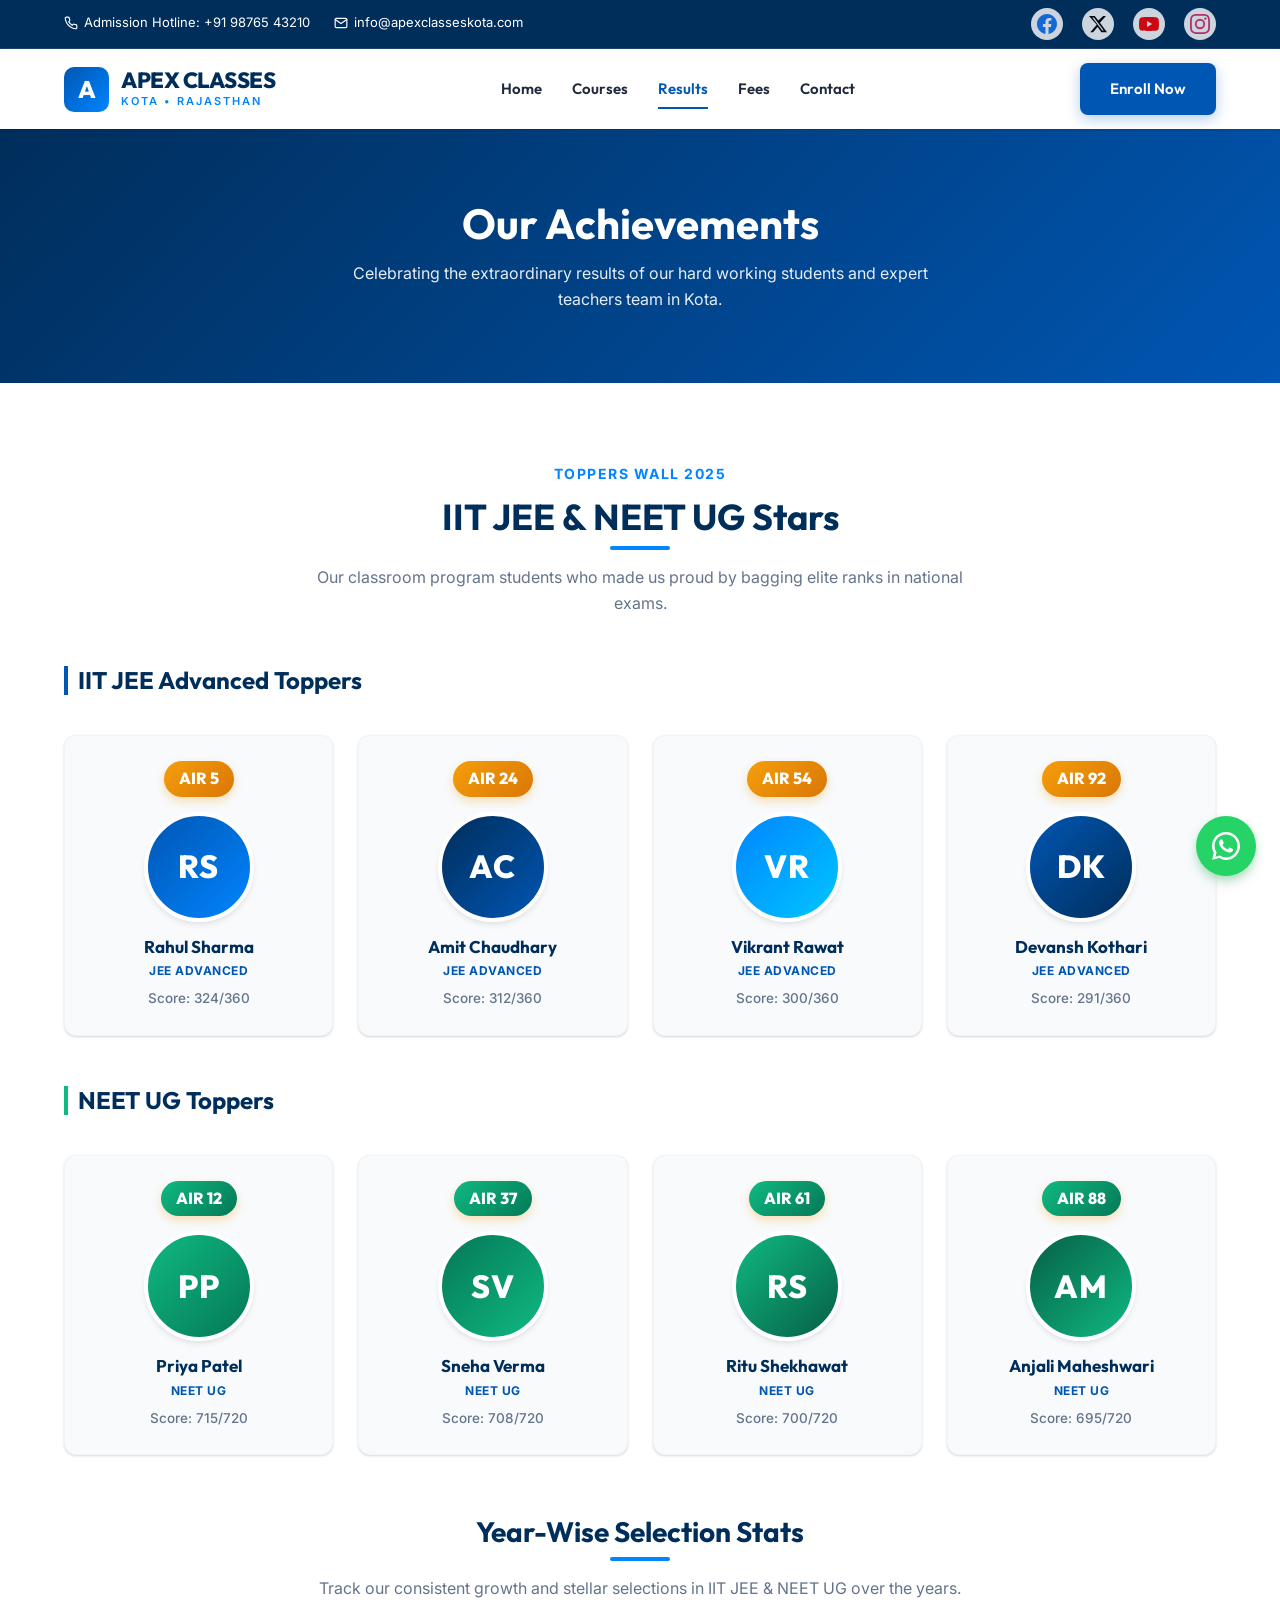
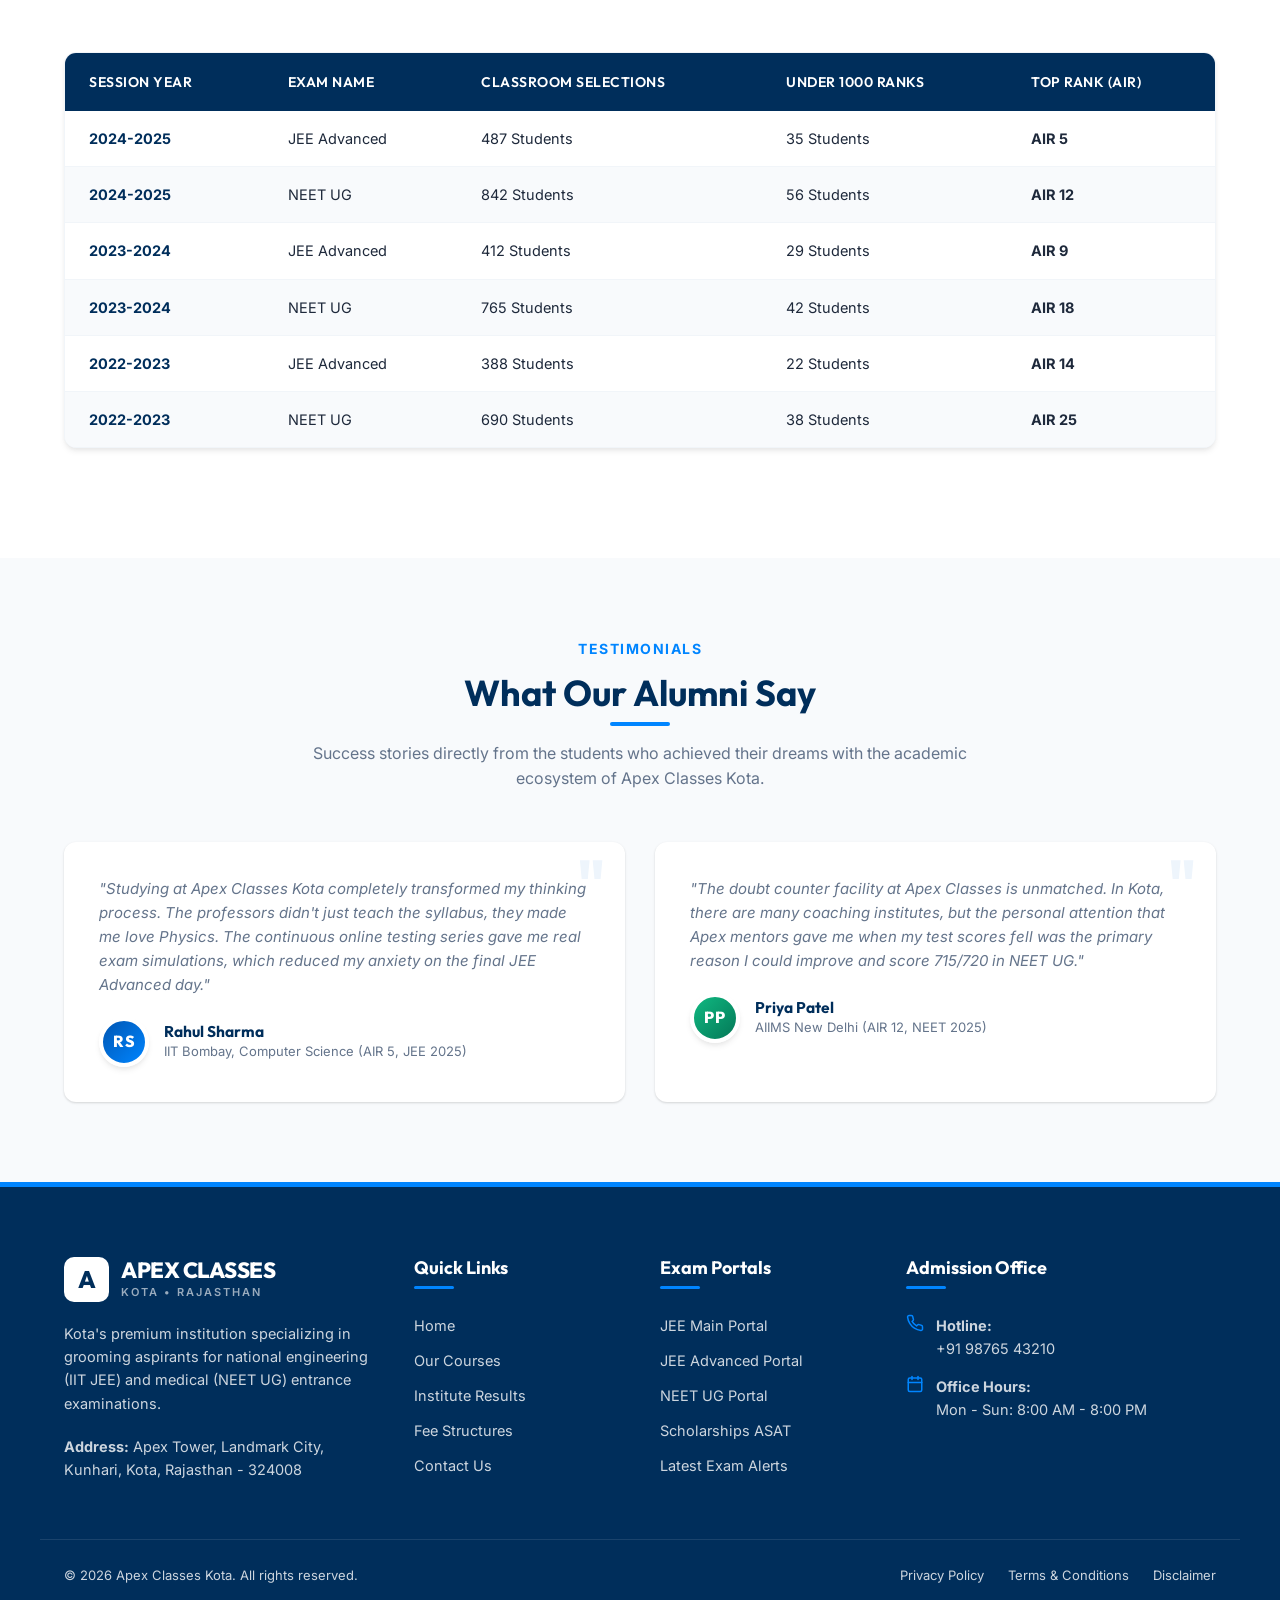
<file: results.html>
<!DOCTYPE html>
<html lang="en">
<head>
  <meta charset="UTF-8">
  <meta name="viewport" content="width=device-width, initial-scale=1.0">
  <title>Institute Results - Apex Classes Kota</title>
  <meta name="description" content="View Apex Classes Kota's glorious history of results in IIT JEE and NEET UG. Browse our top rank holders list, selection percentages, and testimonials from successful students.">
  <link rel="stylesheet" href="css/style.css">
</head>
<body>

  <!-- ==========================================
       TOP BAR
       ========================================== */ -->
  <div class="top-bar">
    <div class="container">
      <div class="top-info">
        <span>
          <svg width="14" height="14" viewBox="0 0 24 24" fill="none" stroke="currentColor" stroke-width="2" stroke-linecap="round" stroke-linejoin="round"><path d="M22 16.92v3a2 2 0 0 1-2.18 2 19.79 19.79 0 0 1-8.63-3.07 19.5 19.5 0 0 1-6-6 19.79 19.79 0 0 1-3.07-8.67A2 2 0 0 1 4.11 2h3a2 2 0 0 1 2 1.72 12.84 12.84 0 0 0 .7 2.81 2 2 0 0 1-.45 2.11L8.09 9.91a16 16 0 0 0 6 6l1.27-1.27a2 2 0 0 1 2.11-.45 12.84 12.84 0 0 0 2.81.7A2 2 0 0 1 22 16.92z"/></svg>
          Admission Hotline: +91 98765 43210
        </span>
        <span>
          <svg width="14" height="14" viewBox="0 0 24 24" fill="none" stroke="currentColor" stroke-width="2" stroke-linecap="round" stroke-linejoin="round"><path d="M4 4h16c1.1 0 2 .9 2 2v12c0 1.1-.9 2-2 2H4c-1.1 0-2-.9-2-2V6c0-1.1.9-2 2-2z"/><polyline points="22,6 12,13 2,6"/></svg>
          info@apexclasseskota.com
        </span>
      </div>
      <div class="top-socials">
        <a href="#" class="social-icon">
          <svg viewBox="0 0 24 24" width="20" height="20" fill="#1877F2">
            <path d="M24 12.073c0-6.627-5.373-12-12-12s-12 5.373-12 12c0 5.99 4.388 10.954 10.125 11.854v-8.385H7.078v-3.47h3.047V9.43c0-3.007 1.792-4.669 4.533-4.669 1.312 0 2.686.235 2.686.235v2.953H15.83c-1.491 0-1.956.925-1.956 1.874v2.25h3.328l-.532 3.47h-2.796v8.385C19.612 23.027 24 18.062 24 12.073z"/>
          </svg>
        </a>
        <a href="#" class="social-icon">
          <svg viewBox="0 0 24 24" width="20" height="20" fill="#000000">
            <path d="M18.244 2.25h3.308l-7.227 8.26 8.502 11.24H16.17l-4.714-6.231-5.401 6.231H2.744l7.737-8.835L1.254 2.25H8.08l4.253 5.622zm-1.161 17.52h1.833L7.084 4.126H5.117z"/>
          </svg>
        </a>
        <a href="#" class="social-icon">
          <svg viewBox="0 0 24 24" width="20" height="20" fill="#FF0000">
            <path d="M23.498 6.186a3.016 3.016 0 00-2.122-2.136C19.505 3.545 12 3.545 12 3.545s-7.505 0-9.377.505A3.017 3.017 0 00.502 6.186C0 8.07 0 12 0 12s0 3.93.502 5.814a3.016 3.016 0 002.122 2.136c1.871.505 9.376.505 9.376.505s7.505 0 9.377-.505a3.015 3.015 0 002.122-2.136C24 15.93 24 12 24 12s0-3.93-.502-5.814z M9.545 15.568V8.432L15.818 12l-6.273 3.568z"/>
          </svg>
        </a>
        <a href="#" class="social-icon">
          <svg viewBox="0 0 24 24" width="20" height="20" fill="#E1306C">
            <path d="M12 2.163c3.204 0 3.584.012 4.85.07 3.252.148 4.771 1.691 4.919 4.919.058 1.265.069 1.645.069 4.849 0 3.205-.012 3.584-.069 4.849-.149 3.225-1.664 4.771-4.919 4.919-1.266.058-1.644.07-4.85.07-3.204 0-3.584-.012-4.849-.07-3.26-.149-4.771-1.699-4.919-4.92-.058-1.265-.07-1.644-.07-4.849 0-3.204.013-3.583.07-4.849.149-3.227 1.664-4.771 4.919-4.919 1.266-.057 1.645-.069 4.849-.069zM12 0C8.741 0 8.333.014 7.053.072 2.695.272.273 2.69.073 7.052.014 8.333 0 8.741 0 12c0 3.259.014 3.668.072 4.948.2 4.358 2.618 6.78 6.98 6.98C8.333 23.986 8.741 24 12 24c3.259 0 3.668-.014 4.948-.072 4.354-.2 6.782-2.618 6.979-6.98.059-1.28.073-1.689.073-4.948 0-3.259-.014-3.667-.072-4.947-.196-4.354-2.617-6.78-6.979-6.98C15.668.014 15.259 0 12 0zm0 5.838a6.162 6.162 0 100 12.324 6.162 6.162 0 000-12.324zM12 16a4 4 0 110-8 4 4 0 010 8zm6.406-11.845a1.44 1.44 0 100 2.881 1.44 1.44 0 000-2.881z"/>
          </svg>
        </a>
      </div>
    </div>
  </div>

  <!-- ==========================================
       MAIN HEADER / NAV
       ========================================== */ -->
  <header class="main-header">
    <div class="container header-container">
      <a href="index.html" class="logo-link">
        <div class="logo-icon">A</div>
        <div class="logo-text">
          <h2>APEX CLASSES</h2>
          <span>KOTA • RAJASTHAN</span>
        </div>
      </a>

      <button class="mobile-toggle" aria-label="Toggle Menu">
        <span></span>
        <span></span>
        <span></span>
      </button>

      <nav class="nav-menu">
        <a href="index.html" class="nav-link">Home</a>
        <a href="courses.html" class="nav-link">Courses</a>
        <a href="results.html" class="nav-link">Results</a>
        <a href="fees.html" class="nav-link">Fees</a>
        <a href="contact.html" class="nav-link">Contact</a>
      </nav>

      <div class="header-cta">
        <a href="contact.html" class="btn btn-primary">Enroll Now</a>
      </div>
    </div>
  </header>

  <!-- ==========================================
       HERO BANNER
       ========================================== */ -->
  <section class="page-hero-section">
    <div class="container">
      <h1>Our Achievements</h1>
      <p>Celebrating the extraordinary results of our hard working students and expert teachers team in Kota.</p>
    </div>
  </section>

  <!-- ==========================================
       RESULTS GRID SHOWCASE
       ========================================== */ -->
  <section class="section-padding" style="background-color: var(--bg-white);">
    <div class="container">
      <div class="section-title-wrapper">
        <span class="section-subtitle">Toppers Wall 2025</span>
        <h2 class="section-title">IIT JEE & NEET UG Stars</h2>
        <p class="section-desc">Our classroom program students who made us proud by bagging elite ranks in national exams.</p>
      </div>

      <!-- JEE TOPPERS -->
      <h3 style="font-size: 24px; margin-bottom: 25px; color: var(--primary-navy); border-left: 4px solid var(--primary-blue); padding-left: 10px;">IIT JEE Advanced Toppers</h3>
      <div class="toppers-grid" style="margin-bottom: 50px;">
        <div class="topper-card card-hover">
          <span class="topper-rank-badge">AIR 5</span>
          <div class="topper-avatar" style="background: linear-gradient(135deg, #0056b3, #0085ff);">RS</div>
          <h4 class="topper-name">Rahul Sharma</h4>
          <p class="topper-stream">JEE Advanced</p>
          <p class="topper-achievement">Score: 324/360</p>
        </div>

        <div class="topper-card card-hover">
          <span class="topper-rank-badge">AIR 24</span>
          <div class="topper-avatar" style="background: linear-gradient(135deg, #002e5b, #0056b3);">AC</div>
          <h4 class="topper-name">Amit Chaudhary</h4>
          <p class="topper-stream">JEE Advanced</p>
          <p class="topper-achievement">Score: 312/360</p>
        </div>

        <div class="topper-card card-hover">
          <span class="topper-rank-badge">AIR 54</span>
          <div class="topper-avatar" style="background: linear-gradient(135deg, #0085ff, #00c6ff);">VR</div>
          <h4 class="topper-name">Vikrant Rawat</h4>
          <p class="topper-stream">JEE Advanced</p>
          <p class="topper-achievement">Score: 300/360</p>
        </div>

        <div class="topper-card card-hover">
          <span class="topper-rank-badge">AIR 92</span>
          <div class="topper-avatar" style="background: linear-gradient(135deg, #0056b3, #002e5b);">DK</div>
          <h4 class="topper-name">Devansh Kothari</h4>
          <p class="topper-stream">JEE Advanced</p>
          <p class="topper-achievement">Score: 291/360</p>
        </div>
      </div>

      <!-- NEET TOPPERS -->
      <h3 style="font-size: 24px; margin-bottom: 25px; color: var(--primary-navy); border-left: 4px solid var(--success); padding-left: 10px;">NEET UG Toppers</h3>
      <div class="toppers-grid" style="margin-bottom: 60px;">
        <div class="topper-card card-hover">
          <span class="topper-rank-badge" style="background: linear-gradient(135deg, var(--success), #047857);">AIR 12</span>
          <div class="topper-avatar" style="background: linear-gradient(135deg, #10b981, #047857);">PP</div>
          <h4 class="topper-name">Priya Patel</h4>
          <p class="topper-stream">NEET UG</p>
          <p class="topper-achievement">Score: 715/720</p>
        </div>

        <div class="topper-card card-hover">
          <span class="topper-rank-badge" style="background: linear-gradient(135deg, var(--success), #047857);">AIR 37</span>
          <div class="topper-avatar" style="background: linear-gradient(135deg, #047857, #10b981);">SV</div>
          <h4 class="topper-name">Sneha Verma</h4>
          <p class="topper-stream">NEET UG</p>
          <p class="topper-achievement">Score: 708/720</p>
        </div>

        <div class="topper-card card-hover">
          <span class="topper-rank-badge" style="background: linear-gradient(135deg, var(--success), #047857);">AIR 61</span>
          <div class="topper-avatar" style="background: linear-gradient(135deg, #10b981, #065f46);">RS</div>
          <h4 class="topper-name">Ritu Shekhawat</h4>
          <p class="topper-stream">NEET UG</p>
          <p class="topper-achievement">Score: 700/720</p>
        </div>

        <div class="topper-card card-hover">
          <span class="topper-rank-badge" style="background: linear-gradient(135deg, var(--success), #047857);">AIR 88</span>
          <div class="topper-avatar" style="background: linear-gradient(135deg, #065f46, #10b981);">AM</div>
          <h4 class="topper-name">Anjali Maheshwari</h4>
          <p class="topper-stream">NEET UG</p>
          <p class="topper-achievement">Score: 695/720</p>
        </div>
      </div>

      <!-- HISTORICAL STATS TABLE -->
      <div class="section-title-wrapper">
        <h2 class="section-title" style="font-size: 28px;">Year-Wise Selection Stats</h2>
        <p class="section-desc">Track our consistent growth and stellar selections in IIT JEE & NEET UG over the years.</p>
      </div>

      <div class="table-responsive">
        <table class="fees-table">
          <thead>
            <tr>
              <th>Session Year</th>
              <th>Exam Name</th>
              <th>Classroom Selections</th>
              <th>Under 1000 Ranks</th>
              <th>Top Rank (AIR)</th>
            </tr>
          </thead>
          <tbody>
            <tr>
              <td class="course-name-td">2024-2025</td>
              <td>JEE Advanced</td>
              <td>487 Students</td>
              <td>35 Students</td>
              <td class="fee-highlight">AIR 5</td>
            </tr>
            <tr>
              <td class="course-name-td">2024-2025</td>
              <td>NEET UG</td>
              <td>842 Students</td>
              <td>56 Students</td>
              <td class="fee-highlight">AIR 12</td>
            </tr>
            <tr>
              <td class="course-name-td">2023-2024</td>
              <td>JEE Advanced</td>
              <td>412 Students</td>
              <td>29 Students</td>
              <td class="fee-highlight">AIR 9</td>
            </tr>
            <tr>
              <td class="course-name-td">2023-2024</td>
              <td>NEET UG</td>
              <td>765 Students</td>
              <td>42 Students</td>
              <td class="fee-highlight">AIR 18</td>
            </tr>
            <tr>
              <td class="course-name-td">2022-2023</td>
              <td>JEE Advanced</td>
              <td>388 Students</td>
              <td>22 Students</td>
              <td class="fee-highlight">AIR 14</td>
            </tr>
            <tr>
              <td class="course-name-td">2022-2023</td>
              <td>NEET UG</td>
              <td>690 Students</td>
              <td>38 Students</td>
              <td class="fee-highlight">AIR 25</td>
            </tr>
          </tbody>
        </table>
      </div>
    </div>
  </section>

  <!-- ==========================================
       TESTIMONIALS SECTION
       ========================================== */ -->
  <section class="section-padding" style="background-color: var(--bg-light);">
    <div class="container">
      <div class="section-title-wrapper">
        <span class="section-subtitle">Testimonials</span>
        <h2 class="section-title">What Our Alumni Say</h2>
        <p class="section-desc">Success stories directly from the students who achieved their dreams with the academic ecosystem of Apex Classes Kota.</p>
      </div>

      <div class="grid-2">
        <div style="background-color: var(--bg-white); padding: 35px; border-radius: 12px; box-shadow: var(--shadow-sm); position: relative;">
          <span style="font-size: 60px; color: var(--accent-light); position: absolute; top: 10px; right: 20px; line-height: 1; font-family: var(--font-heading); font-weight: 800;">"</span>
          <p style="color: var(--text-muted); font-size: 15px; margin-bottom: 20px; font-style: italic; z-index: 1; position: relative;">"Studying at Apex Classes Kota completely transformed my thinking process. The professors didn't just teach the syllabus, they made me love Physics. The continuous online testing series gave me real exam simulations, which reduced my anxiety on the final JEE Advanced day."</p>
          <div style="display: flex; align-items: center; gap: 15px;">
            <div class="topper-avatar" style="background: linear-gradient(135deg, #0056b3, #0085ff); width: 50px; height: 50px; font-size: 16px; margin: 0; flex-shrink: 0;">RS</div>
            <div>
              <h4 style="font-size: 15.5px; color: var(--primary-navy);">Rahul Sharma</h4>
              <p style="font-size: 13px; color: var(--text-muted);">IIT Bombay, Computer Science (AIR 5, JEE 2025)</p>
            </div>
          </div>
        </div>

        <div style="background-color: var(--bg-white); padding: 35px; border-radius: 12px; box-shadow: var(--shadow-sm); position: relative;">
          <span style="font-size: 60px; color: var(--accent-light); position: absolute; top: 10px; right: 20px; line-height: 1; font-family: var(--font-heading); font-weight: 800;">"</span>
          <p style="color: var(--text-muted); font-size: 15px; margin-bottom: 20px; font-style: italic; z-index: 1; position: relative;">"The doubt counter facility at Apex Classes is unmatched. In Kota, there are many coaching institutes, but the personal attention that Apex mentors gave me when my test scores fell was the primary reason I could improve and score 715/720 in NEET UG."</p>
          <div style="display: flex; align-items: center; gap: 15px;">
            <div class="topper-avatar" style="background: linear-gradient(135deg, #10b981, #047857); width: 50px; height: 50px; font-size: 16px; margin: 0; flex-shrink: 0;">PP</div>
            <div>
              <h4 style="font-size: 15.5px; color: var(--primary-navy);">Priya Patel</h4>
              <p style="font-size: 13px; color: var(--text-muted);">AIIMS New Delhi (AIR 12, NEET 2025)</p>
            </div>
          </div>
        </div>
      </div>
    </div>
  </section>

  <!-- ==========================================
       FOOTER
       ========================================== */ -->
  <footer class="footer">
    <div class="container footer-top">
      <div class="footer-col">
        <div class="logo-link footer-logo">
          <div class="logo-icon">A</div>
          <div class="logo-text">
            <h2>APEX CLASSES</h2>
            <span>KOTA • RAJASTHAN</span>
          </div>
        </div>
        <p style="margin-bottom: 20px;">Kota's premium institution specializing in grooming aspirants for national engineering (IIT JEE) and medical (NEET UG) entrance examinations.</p>
        <p><strong>Address:</strong> Apex Tower, Landmark City, Kunhari, Kota, Rajasthan - 324008</p>
      </div>

      <div class="footer-col">
        <h3>Quick Links</h3>
        <ul class="footer-links">
          <li><a href="index.html">Home</a></li>
          <li><a href="courses.html">Our Courses</a></li>
          <li><a href="results.html">Institute Results</a></li>
          <li><a href="fees.html">Fee Structures</a></li>
          <li><a href="contact.html">Contact Us</a></li>
        </ul>
      </div>

      <div class="footer-col">
        <h3>Exam Portals</h3>
        <ul class="footer-links">
          <li><a href="#">JEE Main Portal</a></li>
          <li><a href="#">JEE Advanced Portal</a></li>
          <li><a href="#">NEET UG Portal</a></li>
          <li><a href="#">Scholarships ASAT</a></li>
          <li><a href="#">Latest Exam Alerts</a></li>
        </ul>
      </div>

      <div class="footer-col">
        <h3>Admission Office</h3>
        <div class="footer-contact-item">
          <svg width="18" height="18" viewBox="0 0 24 24" fill="none" stroke="currentColor" stroke-width="2" stroke-linecap="round" stroke-linejoin="round"><path d="M22 16.92v3a2 2 0 0 1-2.18 2 19.79 19.79 0 0 1-8.63-3.07 19.5 19.5 0 0 1-6-6 19.79 19.79 0 0 1-3.07-8.67A2 2 0 0 1 4.11 2h3a2 2 0 0 1 2 1.72 12.84 12.84 0 0 0 .7 2.81 2 2 0 0 1-.45 2.11L8.09 9.91a16 16 0 0 0 6 6l1.27-1.27a2 2 0 0 1 2.11-.45 12.84 12.84 0 0 0 2.81.7A2 2 0 0 1 22 16.92z"/></svg>
          <div>
            <p><strong>Hotline:</strong></p>
            <p>+91 98765 43210</p>
          </div>
        </div>
        <div class="footer-contact-item">
          <svg width="18" height="18" viewBox="0 0 24 24" fill="none" stroke="currentColor" stroke-width="2" stroke-linecap="round" stroke-linejoin="round"><rect x="3" y="4" width="18" height="18" rx="2" ry="2"/><line x1="16" y1="2" x2="16" y2="6"/><line x1="8" y1="2" x2="8" y2="6"/><line x1="3" y1="10" x2="21" y2="10"/></svg>
          <div>
            <p><strong>Office Hours:</strong></p>
            <p>Mon - Sun: 8:00 AM - 8:00 PM</p>
          </div>
        </div>
      </div>
    </div>

    <div class="container footer-bottom">
      <p>&copy; 2026 Apex Classes Kota. All rights reserved.</p>
      <div class="footer-bottom-links">
        <a href="#">Privacy Policy</a>
        <a href="#">Terms & Conditions</a>
        <a href="#">Disclaimer</a>
      </div>
    </div>
  </footer>

  <!-- ==========================================
       WHATSAPP FLOATING BUTTON
       ========================================== */ -->
  <div class="whatsapp-widget">
    <span class="whatsapp-tooltip">Chat with our counselors</span>
    <div class="whatsapp-icon">
      <svg viewBox="0 0 24 24" xmlns="http://www.w3.org/2000/svg" fill="white" width="28" height="28">
        <path d="M17.472 14.382c-.297-.149-1.758-.867-2.03-.967-.273-.099-.471-.148-.67.15-.197.297-.767.966-.94 1.164-.173.199-.347.223-.644.075-.297-.15-1.255-.463-2.39-1.475-.883-.788-1.48-1.761-1.653-2.059-.173-.297-.018-.458.13-.606.134-.133.298-.347.446-.52.149-.174.198-.298.298-.497.099-.198.05-.371-.025-.52-.075-.149-.669-1.612-.916-2.207-.242-.579-.487-.5-.669-.51-.173-.008-.371-.01-.57-.01-.198 0-.52.074-.792.372-.272.297-1.04 1.016-1.04 2.479 0 1.462 1.065 2.875 1.213 3.074.149.198 2.096 3.2 5.077 4.487.709.306 1.262.489 1.694.625.712.227 1.36.195 1.871.118.571-.085 1.758-.719 2.006-1.413.248-.694.248-1.289.173-1.413-.074-.124-.272-.198-.57-.347z"/>
        <path d="M12 0C5.373 0 0 5.373 0 12c0 2.126.556 4.121 1.523 5.855L.057 23.882l6.233-1.637A11.945 11.945 0 0012 24c6.627 0 12-5.373 12-12S18.627 0 12 0zm0 21.818a9.818 9.818 0 01-5.006-1.371l-.36-.214-3.7.971.988-3.607-.234-.373A9.818 9.818 0 012.182 12C2.182 6.57 6.57 2.182 12 2.182S21.818 6.57 21.818 12 17.43 21.818 12 21.818z"/>
      </svg>
    </div>
  </div>

  <script src="js/main.js"></script>
</body>
</html>
</file>
<file: css/style.css>
@import url('https://fonts.googleapis.com/css2?family=Inter:wght@300;400;500;600;700&family=Outfit:wght@400;500;600;700;800&display=swap');

/* ==========================================
   CSS RESET & VARIABLES
   ========================================== */
:root {
  --primary-navy: #002e5b;     /* Deep Allen-like trust blue */
  --primary-blue: #0056b3;     /* Standard Brand Blue */
  --accent-blue: #0085ff;      /* Electric blue for hover/highlights */
  --accent-light: #eef5fc;     /* Soft blue background */
  --text-dark: #1e293b;        /* Main dark text */
  --text-muted: #64748b;       /* Muted gray text */
  --bg-white: #ffffff;
  --bg-light: #f8fafc;         /* Light page background */
  --bg-gray: #f1f5f9;
  --success: #10b981;          /* For NEET / Success stats */
  --danger: #ef4444;           /* Highlights / High-alerts */
  --warning: #f59e0b;          /* Star ranks / Gold badges */
  --whatsapp: #25d366;         /* WhatsApp Green */
  
  --font-heading: 'Outfit', sans-serif;
  --font-body: 'Inter', sans-serif;
  
  --shadow-sm: 0 1px 3px rgba(0,0,0,0.1), 0 1px 2px rgba(0,0,0,0.06);
  --shadow-md: 0 4px 6px -1px rgba(0,0,0,0.08), 0 2px 4px -1px rgba(0,0,0,0.04);
  --shadow-lg: 0 10px 15px -3px rgba(0,0,0,0.1), 0 4px 6px -2px rgba(0,0,0,0.05);
  --shadow-xl: 0 20px 25px -5px rgba(0,0,0,0.1), 0 10px 10px -5px rgba(0,0,0,0.04);
  
  --transition-fast: 0.2s ease;
  --transition-normal: 0.3s ease;
  
  --max-width: 1200px;
}

* {
  margin: 0;
  padding: 0;
  box-sizing: border-box;
}

html {
  scroll-behavior: smooth;
  overflow-x: hidden;
}

body {
  font-family: var(--font-body);
  color: var(--text-dark);
  background-color: var(--bg-light);
  line-height: 1.6;
  -webkit-font-smoothing: antialiased;
  overflow-x: hidden;
}

h1, h2, h3, h4, h5, h6 {
  font-family: var(--font-heading);
  font-weight: 700;
  color: var(--primary-navy);
  line-height: 1.2;
}

a {
  text-decoration: none;
  color: inherit;
  transition: var(--transition-fast);
}

ul {
  list-style: none;
}

img {
  max-width: 100%;
  height: auto;
  display: block;
}

/* ==========================================
   UTILITY CLASSES
   ========================================== */
.container {
  width: 100%;
  max-width: var(--max-width);
  margin: 0 auto;
  padding: 0 24px;
}

.section-padding {
  padding: 80px 0;
}

.text-center {
  text-align: center;
}

.section-title-wrapper {
  text-align: center;
  max-width: 700px;
  margin: 0 auto 50px auto;
}

.section-subtitle {
  color: var(--accent-blue);
  font-size: 14px;
  font-weight: 700;
  text-transform: uppercase;
  letter-spacing: 1.5px;
  margin-bottom: 10px;
  display: block;
}

.section-title {
  font-size: 36px;
  margin-bottom: 15px;
  position: relative;
  display: inline-block;
  padding-bottom: 12px;
}

.section-title::after {
  content: '';
  position: absolute;
  bottom: 0;
  left: 50%;
  transform: translateX(-50%);
  width: 60px;
  height: 4px;
  background-color: var(--accent-blue);
  border-radius: 2px;
}

.section-desc {
  color: var(--text-muted);
  font-size: 16px;
}

/* Grid helper */
.grid-2 { display: grid; grid-template-columns: repeat(2, 1fr); gap: 30px; }
.grid-3 { display: grid; grid-template-columns: repeat(3, 1fr); gap: 30px; }
.grid-4 { display: grid; grid-template-columns: repeat(4, 1fr); gap: 20px; }

/* Buttons */
.btn {
  display: inline-flex;
  align-items: center;
  justify-content: center;
  font-family: var(--font-heading);
  font-weight: 600;
  padding: 12px 28px;
  border-radius: 8px;
  transition: all var(--transition-normal);
  cursor: pointer;
  border: 2px solid transparent;
  font-size: 15px;
}

.btn-primary {
  background-color: var(--primary-blue);
  color: var(--bg-white);
  box-shadow: 0 4px 14px rgba(0, 86, 179, 0.3);
}

.btn-primary:hover {
  background-color: var(--primary-navy);
  box-shadow: 0 6px 20px rgba(0, 46, 91, 0.4);
  transform: translateY(-2px);
}

.btn-secondary {
  background-color: var(--bg-white);
  color: var(--primary-blue);
  border-color: var(--primary-blue);
}

.btn-secondary:hover {
  background-color: var(--accent-light);
  transform: translateY(-2px);
}

.btn-light {
  background-color: var(--bg-white);
  color: var(--primary-navy);
  box-shadow: var(--shadow-sm);
}

.btn-light:hover {
  background-color: var(--accent-light);
  transform: translateY(-2px);
}

.btn-outline-white {
  background-color: transparent;
  color: var(--bg-white);
  border-color: var(--bg-white);
}

.btn-outline-white:hover {
  background-color: var(--bg-white);
  color: var(--primary-navy);
  transform: translateY(-2px);
}

.badge {
  display: inline-block;
  padding: 4px 10px;
  border-radius: 20px;
  font-size: 12px;
  font-weight: 600;
  text-transform: uppercase;
}

.badge-success { background: rgba(16, 185, 129, 0.1); color: var(--success); }
.badge-blue { background: rgba(0, 86, 179, 0.1); color: var(--primary-blue); }
.badge-warning { background: rgba(245, 158, 11, 0.1); color: var(--warning); }

/* Card effect */
.card-hover {
  transition: all var(--transition-normal);
}
.card-hover:hover {
  transform: translateY(-8px);
  box-shadow: var(--shadow-xl);
}

/* ==========================================
   TOP BAR & HEADER
   ========================================== */
.top-bar {
  background-color: var(--primary-navy);
  color: var(--bg-white);
  font-size: 13px;
  padding: 8px 0;
  border-bottom: 1px solid rgba(255, 255, 255, 0.1);
}

.top-bar .container {
  display: flex;
  justify-content: space-between;
  align-items: center;
}

.top-info span {
  margin-right: 20px;
  display: inline-flex;
  align-items: center;
  gap: 6px;
}

.top-socials a {
  margin-left: 15px;
  opacity: 0.8;
}

.top-socials a:hover {
  opacity: 1;
  color: var(--accent-blue);
}

.social-icon {
  display: inline-flex;
  align-items: center;
  justify-content: center;
  width: 32px;
  height: 32px;
  border-radius: 50%;
  background: white;
  margin-left: 6px;
  transition: transform 0.2s;
}
.social-icon:hover {
  transform: scale(1.15);
}

/* Navbar */
.main-header {
  background-color: var(--bg-white);
  box-shadow: var(--shadow-sm);
  position: sticky;
  top: 0;
  z-index: 1000;
  transition: var(--transition-normal);
}

.main-header.scrolled {
  padding: 5px 0;
  box-shadow: var(--shadow-md);
}

.header-container {
  display: flex;
  justify-content: space-between;
  align-items: center;
  height: 80px;
}

.logo-link {
  display: flex;
  align-items: center;
  gap: 12px;
}

.logo-icon {
  background: linear-gradient(135deg, var(--primary-blue), var(--accent-blue));
  color: var(--bg-white);
  width: 45px;
  height: 45px;
  border-radius: 10px;
  display: flex;
  align-items: center;
  justify-content: center;
  font-size: 24px;
  font-weight: 800;
  font-family: var(--font-heading);
}

.logo-text h2 {
  font-size: 22px;
  font-weight: 800;
  color: var(--primary-navy);
  letter-spacing: -0.5px;
}

.logo-text span {
  font-size: 11px;
  text-transform: uppercase;
  color: var(--accent-blue);
  letter-spacing: 2px;
  display: block;
  font-weight: 600;
}

/* Nav Menu */
.nav-menu {
  display: flex;
  align-items: center;
  gap: 30px;
}

.nav-link {
  font-family: var(--font-heading);
  font-weight: 600;
  color: var(--text-dark);
  font-size: 15px;
  position: relative;
  padding: 8px 0;
}

.nav-link:hover, .nav-link.active {
  color: var(--primary-blue);
}

.nav-link::after {
  content: '';
  position: absolute;
  bottom: 0;
  left: 0;
  width: 0;
  height: 2px;
  background-color: var(--primary-blue);
  transition: var(--transition-fast);
}

.nav-link:hover::after, .nav-link.active::after {
  width: 100%;
}

.header-cta {
  display: flex;
  align-items: center;
}

/* Hamburger */
.mobile-toggle {
  display: none;
  background: none;
  border: none;
  cursor: pointer;
  width: 30px;
  height: 24px;
  position: relative;
  z-index: 1100;
}

.mobile-toggle span {
  display: block;
  width: 100%;
  height: 3px;
  background-color: var(--primary-navy);
  border-radius: 3px;
  position: absolute;
  transition: all var(--transition-normal);
}

.mobile-toggle span:nth-child(1) { top: 0; }
.mobile-toggle span:nth-child(2) { top: 10px; }
.mobile-toggle span:nth-child(3) { top: 20px; }

.mobile-toggle.active span:nth-child(1) {
  transform: rotate(45deg);
  top: 10px;
}
.mobile-toggle.active span:nth-child(2) {
  opacity: 0;
}
.mobile-toggle.active span:nth-child(3) {
  transform: rotate(-45deg);
  top: 10px;
}

/* ==========================================
   PAGE HERO BANNER (inner pages)
   ========================================== */
.page-hero-section {
  background: linear-gradient(135deg, var(--primary-navy) 0%, var(--primary-blue) 100%);
  color: var(--bg-white);
  text-align: center;
  padding: 70px 0;
}

.page-hero-section h1 {
  color: var(--bg-white);
  font-size: 42px;
  margin-bottom: 12px;
}

.page-hero-section p {
  color: rgba(255, 255, 255, 0.9);
  font-size: 16px;
  max-width: 600px;
  margin: 0 auto;
}

/* ==========================================
   HERO SECTION
   ========================================== */
.hero-section {
  background: linear-gradient(135deg, rgba(0, 46, 91, 0.95), rgba(0, 86, 179, 0.9)), url('https://images.unsplash.com/photo-1523050854058-8df90110c9f1?q=80&w=1200&auto=format&fit=crop') no-repeat center center/cover;
  background-blend-mode: multiply;
  color: var(--bg-white);
  padding: 100px 0 140px 0;
  position: relative;
  overflow: hidden;
}

.hero-section::before {
  content: '';
  position: absolute;
  bottom: 0;
  left: 0;
  width: 100%;
  height: 40px;
  background-color: var(--bg-light);
  clip-path: polygon(0 100%, 100% 100%, 100% 0);
}

.hero-grid {
  display: grid;
  grid-template-columns: 1.2fr 0.8fr;
  align-items: center;
  gap: 50px;
}

.hero-content {
  position: relative;
  z-index: 10;
}

.hero-badge {
  display: inline-flex;
  align-items: center;
  background: rgba(255, 255, 255, 0.1);
  border: 1px solid rgba(255, 255, 255, 0.2);
  padding: 6px 14px;
  border-radius: 30px;
  font-size: 13px;
  font-weight: 600;
  color: var(--accent-light);
  margin-bottom: 20px;
  gap: 8px;
}

.hero-badge span {
  width: 8px;
  height: 8px;
  background-color: var(--success);
  border-radius: 50%;
  display: inline-block;
  animation: pulse 1.5s infinite;
}

.hero-content h1 {
  font-size: 48px;
  color: var(--bg-white);
  margin-bottom: 20px;
  font-weight: 800;
  line-height: 1.15;
}

.hero-content h1 span {
  color: var(--accent-blue);
  background: linear-gradient(to right, #00c6ff, #0072ff);
  -webkit-background-clip: text;
  -webkit-text-fill-color: transparent;
}

.hero-desc {
  font-size: 18px;
  margin-bottom: 35px;
  color: rgba(255, 255, 255, 0.9);
}

.hero-btns {
  display: flex;
  gap: 15px;
  margin-bottom: 40px;
}

.hero-features {
  display: flex;
  gap: 30px;
}

.hero-feature-item {
  display: flex;
  align-items: center;
  gap: 10px;
  font-size: 14px;
  font-weight: 500;
}

.hero-feature-item svg {
  color: var(--success);
}

/* Hero Cards / Form */
.hero-card-wrapper {
  position: relative;
  z-index: 10;
}

.hero-inquiry-card {
  background-color: var(--bg-white);
  border-radius: 12px;
  padding: 30px;
  box-shadow: var(--shadow-xl);
  color: var(--text-dark);
  border-top: 5px solid var(--accent-blue);
}

.hero-inquiry-card h3 {
  font-size: 22px;
  margin-bottom: 8px;
}

.hero-inquiry-card p {
  color: var(--text-muted);
  font-size: 14px;
  margin-bottom: 20px;
}

.form-group {
  margin-bottom: 15px;
}

.form-group label {
  display: block;
  font-size: 13px;
  font-weight: 600;
  margin-bottom: 5px;
  color: var(--text-dark);
}

.form-control {
  width: 100%;
  padding: 10px 14px;
  border: 1px solid var(--bg-gray);
  border-radius: 6px;
  font-family: var(--font-body);
  font-size: 14px;
  background-color: var(--bg-light);
  transition: all var(--transition-fast);
}

.form-control:focus {
  outline: none;
  border-color: var(--accent-blue);
  background-color: var(--bg-white);
  box-shadow: 0 0 0 3px rgba(0, 133, 255, 0.15);
}

/* ==========================================
   STATS BAR
   ========================================== */
.stats-bar {
  margin-top: -60px;
  position: relative;
  z-index: 100;
}

.stats-grid {
  background-color: var(--bg-white);
  border-radius: 12px;
  box-shadow: var(--shadow-lg);
  padding: 35px 20px;
  display: grid;
  grid-template-columns: repeat(4, 1fr);
  text-align: center;
  border: 1px solid rgba(0, 0, 0, 0.05);
}

.stat-item {
  border-right: 1px solid var(--bg-gray);
  padding: 0 10px;
}

.stat-item:last-child {
  border-right: none;
}

.stat-num {
  font-size: 38px;
  font-weight: 800;
  color: var(--primary-blue);
  line-height: 1;
  margin-bottom: 8px;
  font-family: var(--font-heading);
}

.stat-num span {
  color: var(--accent-blue);
}

.stat-name {
  color: var(--text-muted);
  font-size: 13px;
  font-weight: 600;
  text-transform: uppercase;
  letter-spacing: 0.5px;
}

/* ==========================================
   COURSES SECTION
   ========================================== */
.courses-section {
  background-color: var(--bg-light);
}

.course-card {
  background-color: var(--bg-white);
  border-radius: 12px;
  box-shadow: var(--shadow-md);
  overflow: hidden;
  border: 1px solid rgba(0, 0, 0, 0.03);
  display: flex;
  flex-direction: column;
}

.course-img-wrapper {
  position: relative;
  height: 200px;
  overflow: hidden;
}

.course-img-wrapper img {
  width: 100%;
  height: 100%;
  object-fit: cover;
  transition: transform var(--transition-normal);
}

.course-card:hover .course-img-wrapper img {
  transform: scale(1.05);
}

.course-tag {
  position: absolute;
  top: 15px;
  left: 15px;
  z-index: 10;
  color: var(--bg-white);
  padding: 4px 12px;
  border-radius: 30px;
  font-size: 12px;
  font-weight: 700;
}

.course-tag.jee-main { background-color: var(--primary-blue); }
.course-tag.jee-adv { background-color: var(--primary-navy); }
.course-tag.neet { background-color: var(--success); }

.course-card-content {
  padding: 25px;
  flex-grow: 1;
  display: flex;
  flex-direction: column;
}

.course-card-content h3 {
  font-size: 20px;
  margin-bottom: 12px;
}

.course-card-content p {
  color: var(--text-muted);
  font-size: 14px;
  margin-bottom: 20px;
  flex-grow: 1;
}

.course-details-list {
  border-top: 1px solid var(--bg-gray);
  padding-top: 15px;
  margin-bottom: 20px;
}

.course-detail-item {
  display: flex;
  justify-content: space-between;
  font-size: 13.5px;
  margin-bottom: 8px;
}

.course-detail-item:last-child {
  margin-bottom: 0;
}

.course-detail-label {
  color: var(--text-muted);
  font-weight: 500;
}

.course-detail-value {
  color: var(--text-dark);
  font-weight: 600;
}

/* ==========================================
   RESULTS SECTION
   ========================================== */
.results-section {
  background-color: var(--bg-white);
  position: relative;
}

.toppers-grid {
  display: grid;
  grid-template-columns: repeat(4, 1fr);
  gap: 25px;
  margin-top: 40px;
}

.topper-card {
  background-color: var(--bg-light);
  border-radius: 12px;
  overflow: hidden;
  text-align: center;
  box-shadow: var(--shadow-sm);
  border: 1px solid var(--bg-gray);
  padding: 25px 15px;
  position: relative;
}

.topper-rank-badge {
  background: linear-gradient(135deg, var(--warning), #d97706);
  color: var(--bg-white);
  font-family: var(--font-heading);
  font-weight: 800;
  font-size: 16px;
  padding: 5px 15px;
  border-radius: 20px;
  display: inline-block;
  margin-bottom: 15px;
  box-shadow: 0 4px 10px rgba(245, 158, 11, 0.3);
}

.topper-avatar {
  width: 110px;
  height: 110px;
  border-radius: 50%;
  display: flex;
  align-items: center;
  justify-content: center;
  margin: 0 auto 15px auto;
  font-family: var(--font-heading);
  font-size: 32px;
  font-weight: 800;
  color: #ffffff;
  letter-spacing: 1px;
  border: 4px solid var(--bg-white);
  box-shadow: var(--shadow-md);
  flex-shrink: 0;
}

.topper-name {
  font-size: 17px;
  font-weight: 700;
  color: var(--primary-navy);
  margin-bottom: 4px;
}

.topper-stream {
  font-size: 12px;
  font-weight: 700;
  text-transform: uppercase;
  color: var(--primary-blue);
  margin-bottom: 8px;
  letter-spacing: 0.5px;
}

.topper-achievement {
  font-size: 13.5px;
  color: var(--text-muted);
  font-weight: 500;
}

/* ==========================================
   FEES & SCHOLARSHIP SECTION
   ========================================== */
.fees-section {
  background-color: var(--bg-light);
}

.table-responsive {
  overflow-x: auto;
  background-color: var(--bg-white);
  border-radius: 12px;
  box-shadow: var(--shadow-md);
  border: 1px solid var(--bg-gray);
  margin-bottom: 30px;
}

.fees-table {
  width: 100%;
  border-collapse: collapse;
  text-align: left;
  min-width: 700px;
}

.fees-table th {
  background-color: var(--primary-navy);
  color: var(--bg-white);
  padding: 18px 24px;
  font-family: var(--font-heading);
  font-weight: 600;
  font-size: 14px;
  text-transform: uppercase;
  letter-spacing: 0.5px;
}

.fees-table td {
  padding: 16px 24px;
  border-bottom: 1px solid var(--bg-gray);
  font-size: 14.5px;
  color: var(--text-dark);
}

.fees-table tr:last-child td {
  border-bottom: none;
}

.fees-table tr:nth-child(even) {
  background-color: var(--bg-light);
}

.fees-table .course-name-td {
  font-weight: 700;
  color: var(--primary-navy);
}

.fee-highlight {
  font-weight: 700;
  color: var(--primary-blue);
}

.scholarship-info-card {
  background: linear-gradient(135deg, var(--primary-navy) 0%, var(--primary-blue) 100%);
  color: var(--bg-white);
  border-radius: 12px;
  padding: 40px;
  box-shadow: var(--shadow-lg);
  display: flex;
  justify-content: space-between;
  align-items: center;
  gap: 30px;
}

.scholarship-info-card h3 {
  color: var(--bg-white);
  font-size: 26px;
  margin-bottom: 10px;
}

.scholarship-info-card p {
  color: rgba(255, 255, 255, 0.9);
  max-width: 650px;
  font-size: 15px;
}

/* ==========================================
   CONTACT & MAP SECTION
   ========================================== */
.contact-section {
  background-color: var(--bg-white);
}

.contact-layout {
  display: grid;
  grid-template-columns: 1fr 1.2fr;
  gap: 50px;
}

.contact-info-panel h3 {
  font-size: 24px;
  margin-bottom: 15px;
}

.contact-info-panel p {
  color: var(--text-muted);
  margin-bottom: 30px;
}

.contact-details {
  margin-bottom: 40px;
}

.contact-item {
  display: flex;
  align-items: flex-start;
  gap: 15px;
  margin-bottom: 25px;
}

.contact-icon {
  background-color: var(--accent-light);
  color: var(--primary-blue);
  width: 45px;
  height: 45px;
  border-radius: 8px;
  display: flex;
  align-items: center;
  justify-content: center;
  flex-shrink: 0;
}

.contact-text h4 {
  font-size: 15px;
  font-weight: 700;
  margin-bottom: 3px;
  color: var(--primary-navy);
}

.contact-text p, .contact-text a {
  font-size: 14.5px;
  color: var(--text-muted);
}

.contact-text a:hover {
  color: var(--primary-blue);
}

/* Google Maps Placeholder */
.map-placeholder {
  border-radius: 12px;
  overflow: hidden;
  height: 250px;
  position: relative;
  box-shadow: var(--shadow-md);
  border: 1px solid var(--bg-gray);
  background-color: #e5e9f0;
}

.map-placeholder img {
  width: 100%;
  height: 100%;
  object-fit: cover;
  opacity: 0.8;
}

.map-overlay {
  position: absolute;
  top: 0;
  left: 0;
  width: 100%;
  height: 100%;
  background: rgba(0, 46, 91, 0.4);
  display: flex;
  flex-direction: column;
  align-items: center;
  justify-content: center;
  color: var(--bg-white);
  padding: 20px;
  text-align: center;
  backdrop-filter: blur(2px);
}

.map-overlay h4 {
  color: var(--bg-white);
  font-size: 18px;
  margin-bottom: 10px;
}

.map-overlay p {
  font-size: 13px;
  margin-bottom: 15px;
}

/* Contact Form UI */
.contact-form-panel {
  background-color: var(--bg-light);
  border-radius: 12px;
  padding: 40px;
  box-shadow: var(--shadow-md);
  border: 1px solid var(--bg-gray);
}

.contact-form-panel h3 {
  font-size: 24px;
  margin-bottom: 25px;
}

.textarea-control {
  min-height: 120px;
  resize: vertical;
}

/* ==========================================
   FOOTER
   ========================================== */
.footer {
  background-color: var(--primary-navy);
  color: rgba(255, 255, 255, 0.8);
  padding: 70px 0 20px 0;
  font-size: 14.5px;
  border-top: 5px solid var(--accent-blue);
}

.footer-top {
  display: grid;
  grid-template-columns: 1.2fr 0.8fr 0.8fr 1.2fr;
  gap: 40px;
  margin-bottom: 50px;
}

.footer-logo {
  margin-bottom: 20px;
}

.footer-logo .logo-icon {
  background: var(--bg-white);
  color: var(--primary-navy);
  font-weight: 800;
}

.footer-logo .logo-text h2 {
  color: var(--bg-white);
}

.footer-logo .logo-text span {
  color: rgba(255, 255, 255, 0.6);
}

.footer-col h3 {
  color: var(--bg-white);
  font-size: 18px;
  margin-bottom: 25px;
  position: relative;
  padding-bottom: 10px;
}

.footer-col h3::after {
  content: '';
  position: absolute;
  bottom: 0;
  left: 0;
  width: 40px;
  height: 3px;
  background-color: var(--accent-blue);
  border-radius: 2px;
}

.footer-links li {
  margin-bottom: 12px;
}

.footer-links a {
  display: inline-flex;
  align-items: center;
  gap: 8px;
}

.footer-links a:hover {
  color: var(--bg-white);
  transform: translateX(5px);
}

.footer-contact-item {
  display: flex;
  gap: 12px;
  margin-bottom: 15px;
}

.footer-contact-item svg {
  color: var(--accent-blue);
  flex-shrink: 0;
}

.footer-bottom {
  border-top: 1px solid rgba(255, 255, 255, 0.1);
  padding-top: 25px;
  display: flex;
  justify-content: space-between;
  align-items: center;
  font-size: 13px;
}

.footer-bottom-links a {
  margin-left: 20px;
}

.footer-bottom-links a:hover {
  color: var(--bg-white);
}

/* ==========================================
   WHATSAPP FLOATING WIDGET
   ========================================== */
.whatsapp-widget {
  position: fixed;
  bottom: 24px;
  right: 24px;
  z-index: 999;
  display: flex;
  align-items: center;
  gap: 12px;
  cursor: pointer;
}

.whatsapp-icon {
  background-color: #25D366;
  color: var(--bg-white);
  width: 60px;
  height: 60px;
  border-radius: 50%;
  display: flex;
  align-items: center;
  justify-content: center;
  font-size: 28px;
  box-shadow: 0 4px 10px rgba(37, 211, 102, 0.3), var(--shadow-lg);
  animation: pulse-widget 2s infinite;
  z-index: 10;
}

.whatsapp-tooltip {
  background-color: var(--bg-white);
  color: var(--text-dark);
  padding: 8px 16px;
  border-radius: 30px;
  font-size: 13.5px;
  font-weight: 600;
  box-shadow: var(--shadow-lg);
  border: 1px solid var(--bg-gray);
  white-space: nowrap;
  opacity: 0;
  transform: translateX(20px);
  pointer-events: none;
  transition: all var(--transition-normal);
}

.whatsapp-widget:hover .whatsapp-tooltip {
  opacity: 1;
  transform: translateX(0);
}

/* ==========================================
   ANIMATIONS
   ========================================== */
@keyframes pulse {
  0% { transform: scale(0.95); box-shadow: 0 0 0 0 rgba(16, 185, 129, 0.5); }
  70% { transform: scale(1); box-shadow: 0 0 0 6px rgba(16, 185, 129, 0); }
  100% { transform: scale(0.95); box-shadow: 0 0 0 0 rgba(16, 185, 129, 0); }
}

@keyframes pulse-widget {
  0% { box-shadow: 0 0 0 0 rgba(37, 211, 102, 0.5); }
  70% { box-shadow: 0 0 0 12px rgba(37, 211, 102, 0); }
  100% { box-shadow: 0 0 0 0 rgba(37, 211, 102, 0); }
}

/* ==========================================
   RESPONSIVENESS (MEDIA QUERIES)
   ========================================== */

/* ---- Tablet: max 1024px ---- */
@media (max-width: 1024px) {
  .section-padding {
    padding: 60px 0;
  }

  .hero-grid {
    grid-template-columns: 1fr;
    gap: 40px;
  }
  .hero-section {
    padding: 70px 0 110px 0;
  }
  .hero-content h1 {
    font-size: 40px;
  }
  .hero-features {
    flex-wrap: wrap;
    gap: 15px;
  }

  .stats-grid {
    grid-template-columns: repeat(2, 1fr);
    gap: 20px;
    padding: 30px;
  }
  .stat-item {
    border-right: none;
  }
  .stat-item:nth-child(odd) {
    border-right: 1px solid var(--bg-gray);
  }

  .grid-3 {
    grid-template-columns: repeat(2, 1fr);
  }
  .toppers-grid {
    grid-template-columns: repeat(2, 1fr);
  }
  .footer-top {
    grid-template-columns: repeat(2, 1fr);
  }

  .contact-layout {
    grid-template-columns: 1fr;
    gap: 40px;
  }

  .section-title {
    font-size: 32px;
  }

  .page-hero-section {
    padding: 50px 0;
  }

  .page-hero-section h1 {
    font-size: 34px;
  }
}

/* ---- Mobile: max 768px ---- */
@media (max-width: 768px) {
  .container {
    padding: 0 16px;
  }

  .section-padding {
    padding: 50px 0;
  }

  .section-title {
    font-size: 28px;
  }

  .section-title-wrapper {
    margin-bottom: 35px;
  }

  .section-desc {
    font-size: 15px;
  }

  /* Hide top bar on mobile */
  .top-bar {
    display: none;
  }

  /* Mobile Nav */
  .mobile-toggle {
    display: block;
  }

  .nav-menu {
    position: fixed;
    top: 80px;
    left: -100%;
    width: 100%;
    height: calc(100vh - 80px);
    background-color: var(--bg-white);
    flex-direction: column;
    align-items: flex-start;
    padding: 30px 20px;
    gap: 10px;
    overflow-y: auto;
    transition: left var(--transition-normal);
    box-shadow: var(--shadow-lg);
    z-index: 999;
  }

  .nav-menu.active {
    left: 0;
  }

  .nav-link {
    font-size: 17px;
    width: 100%;
    padding: 12px 0;
    border-bottom: 1px solid var(--bg-gray);
  }

  .header-cta {
    display: none;
  }

  /* Hero section */
  .hero-section {
    padding: 50px 0 80px 0;
  }

  .hero-grid {
    grid-template-columns: 1fr;
    gap: 30px;
  }

  .hero-content h1 {
    font-size: 32px;
    line-height: 1.2;
  }

  .hero-desc {
    font-size: 16px;
    margin-bottom: 25px;
  }

  .hero-btns {
    flex-direction: column;
    gap: 12px;
  }

  .hero-btns .btn {
    width: 100%;
    text-align: center;
    justify-content: center;
  }

  .hero-features {
    flex-direction: column;
    gap: 10px;
  }

  .hero-inquiry-card {
    padding: 22px 18px;
  }

  /* Stats bar */
  .stats-bar {
    margin-top: -40px;
  }

  .stats-grid {
    grid-template-columns: repeat(2, 1fr);
    gap: 0;
    padding: 0;
  }

  .stat-item {
    border-right: none;
    border-bottom: 1px solid var(--bg-gray);
    padding: 22px 15px;
  }

  .stat-item:nth-child(odd) {
    border-right: 1px solid var(--bg-gray);
  }

  .stat-item:nth-child(3),
  .stat-item:nth-child(4) {
    border-bottom: none;
  }

  .stat-num {
    font-size: 30px;
  }

  /* Grids → single column */
  .grid-2,
  .grid-3,
  .grid-4,
  .toppers-grid {
    grid-template-columns: 1fr;
  }

  /* Footer */
  .footer-top {
    grid-template-columns: 1fr;
    gap: 30px;
  }

  .footer-bottom {
    flex-direction: column;
    gap: 12px;
    text-align: center;
  }

  .footer-bottom-links a {
    margin: 0 8px;
  }

  /* Scholarship card */
  .scholarship-info-card {
    flex-direction: column;
    text-align: center;
    padding: 28px 20px;
    gap: 20px;
  }

  .scholarship-info-card h3 {
    font-size: 20px;
  }

  /* Contact */
  .contact-layout {
    grid-template-columns: 1fr;
    gap: 30px;
  }

  .contact-form-panel {
    padding: 25px 20px;
  }

  /* Fees table */
  .fees-table th,
  .fees-table td {
    padding: 12px 14px;
    font-size: 13px;
  }

  /* Fees table */
  /* (already above) */

  /* Page hero (inner pages) */
  .page-hero-section {
    padding: 40px 0;
  }

  .page-hero-section h1 {
    font-size: 28px;
  }

  .page-hero-section p {
    font-size: 14.5px;
  }

  /* WhatsApp */
  .whatsapp-widget {
    bottom: 16px;
    right: 16px;
  }

  .whatsapp-icon {
    width: 52px;
    height: 52px;
  }
}

/* ---- Small phones: max 480px ---- */
@media (max-width: 480px) {
  .container {
    padding: 0 14px;
  }

  .section-padding {
    padding: 40px 0;
  }

  .section-title {
    font-size: 24px;
  }

  /* Header */
  .header-container {
    height: 65px;
  }

  .logo-text h2 {
    font-size: 18px;
  }

  .logo-text span {
    font-size: 10px;
  }

  .logo-icon {
    width: 38px;
    height: 38px;
    font-size: 20px;
  }

  .nav-menu {
    top: 65px;
    height: calc(100vh - 65px);
  }

  /* Hero */
  .hero-section {
    padding: 40px 0 70px 0;
  }

  .hero-content h1 {
    font-size: 26px;
  }

  .hero-desc {
    font-size: 15px;
  }

  .hero-badge {
    font-size: 12px;
    padding: 5px 12px;
  }

  .hero-inquiry-card {
    padding: 18px 14px;
  }

  .hero-inquiry-card h3 {
    font-size: 18px;
  }

  /* Stats */
  .stats-bar {
    margin-top: -30px;
  }

  .stat-num {
    font-size: 26px;
  }

  .stat-name {
    font-size: 11px;
  }

  /* Buttons */
  .btn {
    padding: 11px 20px;
    font-size: 14px;
  }

  /* Topper cards */
  .topper-avatar {
    width: 80px;
    height: 80px;
    font-size: 24px;
  }

  /* Scholarship */
  .scholarship-info-card {
    padding: 22px 16px;
  }

  .scholarship-info-card h3 {
    font-size: 18px;
  }

  /* Footer */
  .footer {
    padding: 50px 0 20px 0;
  }

  .footer-col h3 {
    font-size: 16px;
  }

  .footer-bottom-links {
    display: flex;
    flex-wrap: wrap;
    justify-content: center;
    gap: 8px;
  }

  .footer-bottom-links a {
    margin: 0 4px;
    font-size: 12px;
  }

  /* WhatsApp */
  .whatsapp-icon {
    width: 48px;
    height: 48px;
  }

  .whatsapp-tooltip {
    font-size: 12px;
    padding: 6px 12px;
  }
}
</file>
